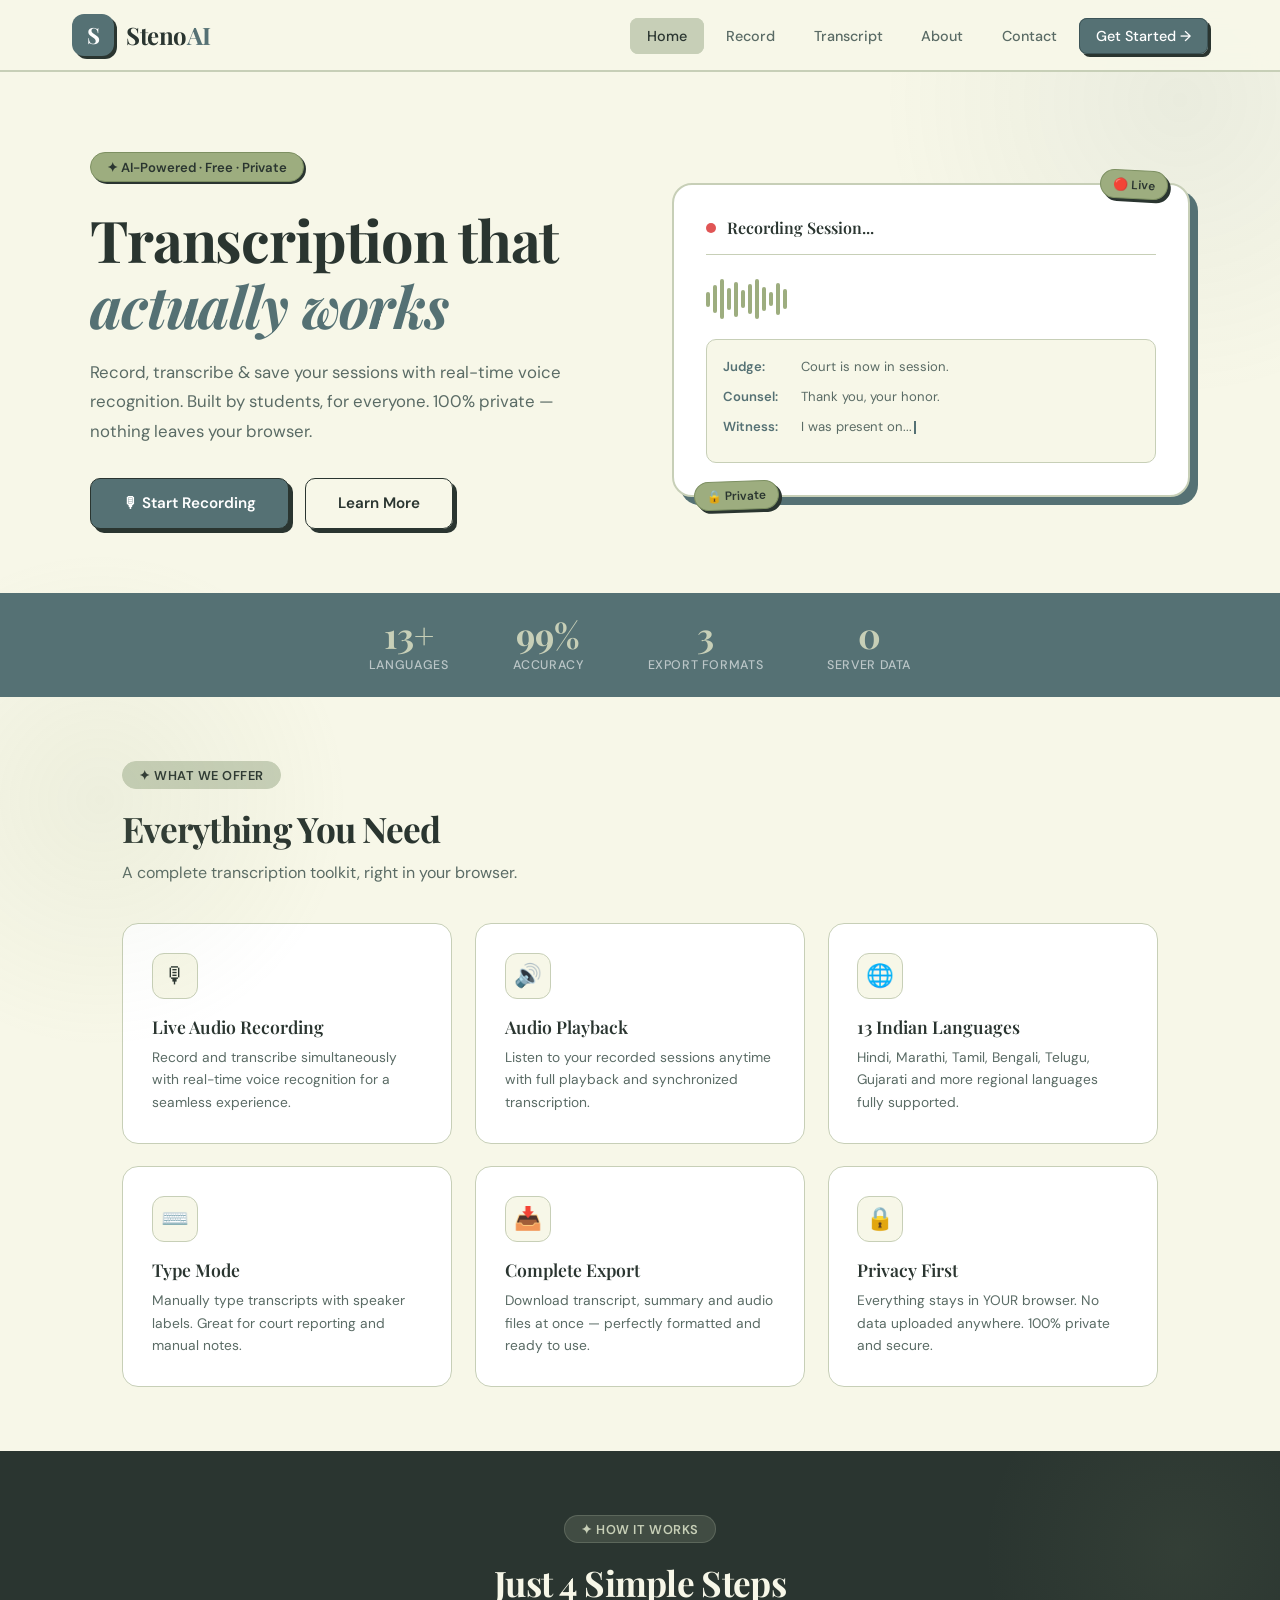
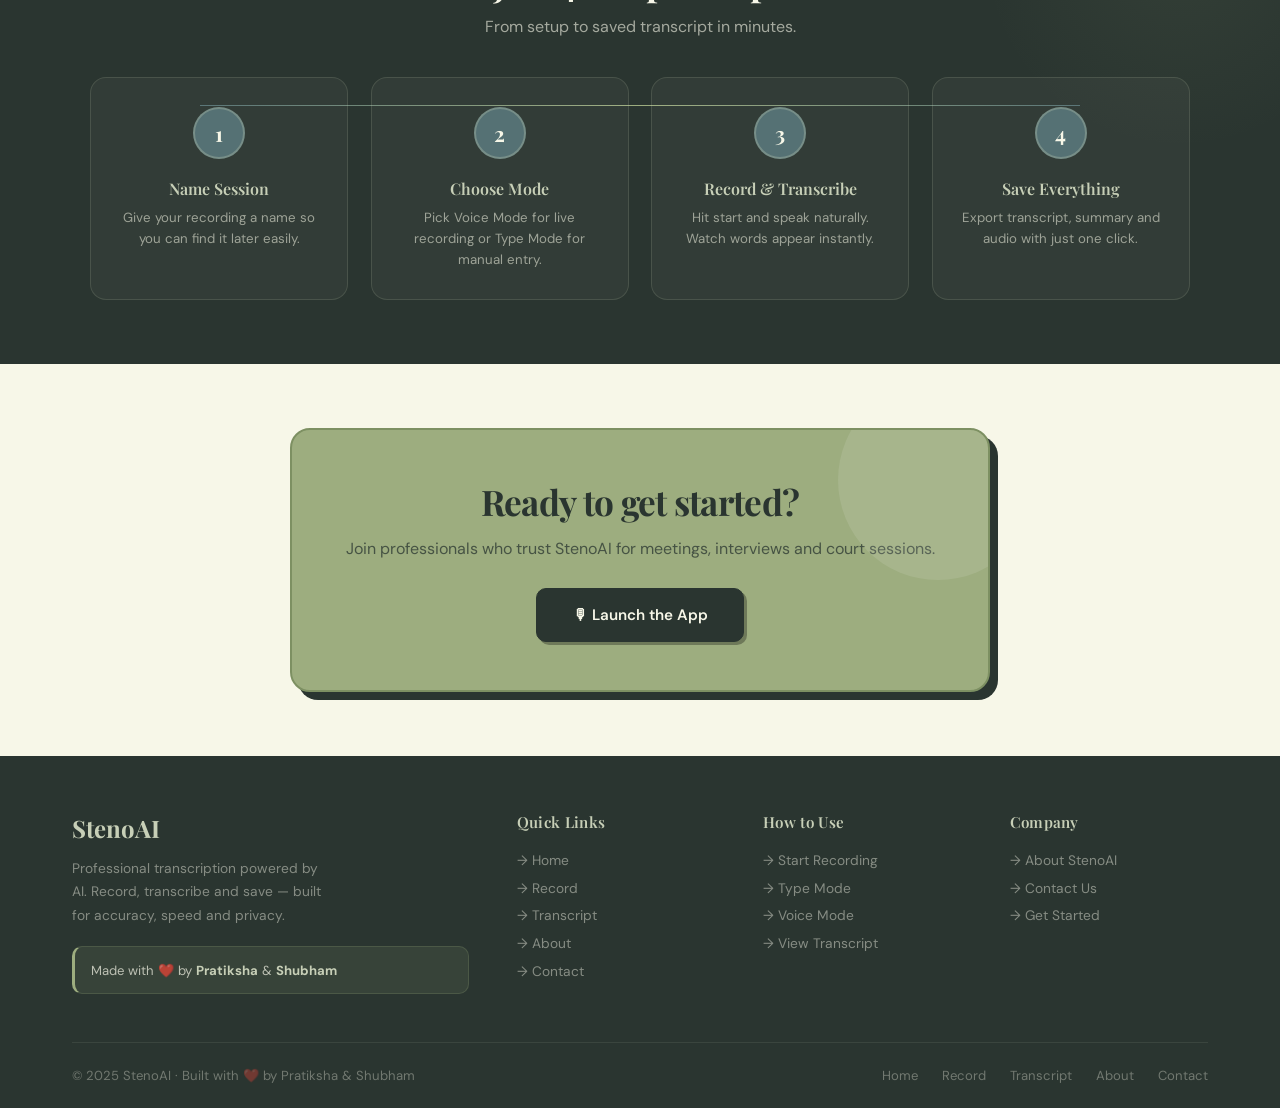
<file: index.html>
<!DOCTYPE html>
<html lang="en">
<head>
    <meta charset="UTF-8">
    <meta name="viewport" content="width=device-width, initial-scale=1.0">
    <title>StenoAI – Smart Transcription</title>
    <link href="https://fonts.googleapis.com/css2?family=Playfair+Display:wght@400;600;700;900&family=DM+Sans:wght@300;400;500;600;700&display=swap" rel="stylesheet">
   <link rel="stylesheet" href="./css/index.css">
</head>
<body>

<header class="header">
    <nav class="nav-container">
        <a href="./index.html" class="logo-section">
            <div class="logo">S</div>
            <div class="brand">Steno<span>AI</span></div>
        </a>
        <ul class="nav-links">
            <li><a href="./index.html" class="active">Home</a></li>
            <li><a href="./pages/record.html">Record</a></li>
            <li><a href="./pages/transcript.html">Transcript</a></li>
            <li><a href="./pages/about.html">About</a></li>
            <li><a href="./pages/contact.html">Contact</a></li>
            <li><a href="./pages/record.html" class="nav-cta">Get Started →</a></li>
        </ul>
        <button class="hamburger" id="hamburgerBtn"><span></span><span></span><span></span></button>
    </nav>
    <div class="mobile-menu" id="mobileMenu">
        <ul>
            <li><a href="./index.html">Home</a></li>
            <li><a href="./pages/record.html">Record</a></li>
            <li><a href="./pages/transcript.html">Transcript</a></li>
            <li><a href="./pages/about.html">About</a></li>
            <li><a href="./pages/contact.html">Contact</a></li>
        </ul>
        <a href="./pages/record.html" class="mobile-nav-cta">Get Started →</a>
    </div>
</header>

<section class="hero">
    <div class="hero-inner">
        <div>
            <div class="hero-badge">✦ AI-Powered · Free · Private</div>
            <h1>Transcription that <em>actually works</em></h1>
            <p>Record, transcribe & save your sessions with real-time voice recognition. Built by students, for everyone. 100% private — nothing leaves your browser.</p>
            <div class="hero-btns">
                <a href="./pages/record.html" class="btn-primary">🎙 Start Recording</a>
                <a href="./pages/about.html" class="btn-outline">Learn More</a>
            </div>
        </div>
        <div class="hero-visual">
            <div class="hero-card">
                <div class="floating-tag tag1">🔴 Live</div>
                <div class="floating-tag tag2">🔒 Private</div>
                <div class="hero-card-header">
                    <div class="rec-dot"></div>
                    <span class="hero-card-title">Recording Session...</span>
                </div>
                <div class="wave-bars">
                    <div class="wave-bar"></div><div class="wave-bar"></div>
                    <div class="wave-bar"></div><div class="wave-bar"></div>
                    <div class="wave-bar"></div><div class="wave-bar"></div>
                    <div class="wave-bar"></div><div class="wave-bar"></div>
                    <div class="wave-bar"></div><div class="wave-bar"></div>
                    <div class="wave-bar"></div><div class="wave-bar"></div>
                </div>
                <div class="transcript-preview">
                    <div class="tp-line"><span class="tp-speaker">Judge:</span><span>Court is now in session.</span></div>
                    <div class="tp-line"><span class="tp-speaker">Counsel:</span><span>Thank you, your honor.</span></div>
                    <div class="tp-line"><span class="tp-speaker">Witness:</span><span>I was present on...<span class="typing-cursor"></span></span></div>
                </div>
            </div>
        </div>
    </div>
</section>

<div class="stats-section">
    <div class="stats-inner">
        <div class="stat-item"><div class="stat-num">13+</div><div class="stat-lbl">Languages</div></div>
        <div class="stat-item"><div class="stat-num">99%</div><div class="stat-lbl">Accuracy</div></div>
        <div class="stat-item"><div class="stat-num">3</div><div class="stat-lbl">Export Formats</div></div>
        <div class="stat-item"><div class="stat-num">0</div><div class="stat-lbl">Server Data</div></div>
    </div>
</div>

<div class="section">
    <div class="section-label">✦ What We Offer</div>
    <h2 class="section-title">Everything You Need</h2>
    <p class="section-sub">A complete transcription toolkit, right in your browser.</p>
    <div class="features-grid">
        <div class="feat-card"><div class="feat-icon">🎙</div><h3>Live Audio Recording</h3><p>Record and transcribe simultaneously with real-time voice recognition for a seamless experience.</p></div>
        <div class="feat-card"><div class="feat-icon">🔊</div><h3>Audio Playback</h3><p>Listen to your recorded sessions anytime with full playback and synchronized transcription.</p></div>
        <div class="feat-card"><div class="feat-icon">🌐</div><h3>13 Indian Languages</h3><p>Hindi, Marathi, Tamil, Bengali, Telugu, Gujarati and more regional languages fully supported.</p></div>
        <div class="feat-card"><div class="feat-icon">⌨️</div><h3>Type Mode</h3><p>Manually type transcripts with speaker labels. Great for court reporting and manual notes.</p></div>
        <div class="feat-card"><div class="feat-icon">📥</div><h3>Complete Export</h3><p>Download transcript, summary and audio files at once — perfectly formatted and ready to use.</p></div>
        <div class="feat-card"><div class="feat-icon">🔒</div><h3>Privacy First</h3><p>Everything stays in YOUR browser. No data uploaded anywhere. 100% private and secure.</p></div>
    </div>
</div>

<div class="how-section">
    <div class="how-inner">
        <div class="section-label">✦ How It Works</div>
        <h2 class="section-title">Just 4 Simple Steps</h2>
        <p class="section-sub">From setup to saved transcript in minutes.</p>
        <div class="steps-grid">
            <div class="step-card"><div class="step-num">1</div><h4>Name Session</h4><p>Give your recording a name so you can find it later easily.</p></div>
            <div class="step-card"><div class="step-num">2</div><h4>Choose Mode</h4><p>Pick Voice Mode for live recording or Type Mode for manual entry.</p></div>
            <div class="step-card"><div class="step-num">3</div><h4>Record & Transcribe</h4><p>Hit start and speak naturally. Watch words appear instantly.</p></div>
            <div class="step-card"><div class="step-num">4</div><h4>Save Everything</h4><p>Export transcript, summary and audio with just one click.</p></div>
        </div>
    </div>
</div>

<div class="cta-section">
    <div class="cta-box">
        <h2>Ready to get started?</h2>
        <p>Join professionals who trust StenoAI for meetings, interviews and court sessions.</p>
        <a href="./pages/record.html">🎙 Launch the App</a>
    </div>
</div>

<footer>
    <div class="footer-container">
        <div class="footer-grid">
            <div class="footer-brand footer-col">
                <span class="brand-name">StenoAI</span>
                <p>Professional transcription powered by AI. Record, transcribe and save — built for accuracy, speed and privacy.</p>
                <div class="maker-note">Made with ❤️ by <strong>Pratiksha</strong> &amp; <strong>Shubham</strong></div>
            </div>
            <div class="footer-col"><h4>Quick Links</h4><ul><li><a href="./pages/index.html">→ Home</a></li><li><a href="./pages/record.html">→ Record</a></li><li><a href="./pages/transcript.html">→ Transcript</a></li><li><a href="./pages/about.html">→ About</a></li><li><a href="./pages/contact.html">→ Contact</a></li></ul></div>
            <div class="footer-col"><h4>How to Use</h4><ul><li><a href="./pages/record.html">→ Start Recording</a></li><li><a href="./pages/record.html">→ Type Mode</a></li><li><a href="./pages/record.html">→ Voice Mode</a></li><li><a href="./pages/transcript.html">→ View Transcript</a></li></ul></div>
            <div class="footer-col"><h4>Company</h4><ul><li><a href="./pages/about.html">→ About StenoAI</a></li><li><a href="./pages/contact.html">→ Contact Us</a></li><li><a href="./pages/record.html">→ Get Started</a></li></ul></div>
        </div>
        <div class="footer-bottom">
            <p>© 2025 StenoAI · Built with ❤️ by Pratiksha &amp; Shubham</p>
            <div class="footer-bottom-links"><a href="./pages/index.html">Home</a><a href="./pages/record.html">Record</a><a href="./pages/transcript.html">Transcript</a><a href="./pages/about.html">About</a><a href="./pages/contact.html">Contact</a></div>
        </div>
    </div>
</footer>

<script>
    const hamburgerBtn=document.getElementById('hamburgerBtn'),mobileMenu=document.getElementById('mobileMenu');
    hamburgerBtn.addEventListener('click',()=>{hamburgerBtn.classList.toggle('open');mobileMenu.classList.toggle('open');});
    document.addEventListener('click',e=>{if(!hamburgerBtn.contains(e.target)&&!mobileMenu.contains(e.target)){hamburgerBtn.classList.remove('open');mobileMenu.classList.remove('open');}});
</script>
</body>
</html>
</file>
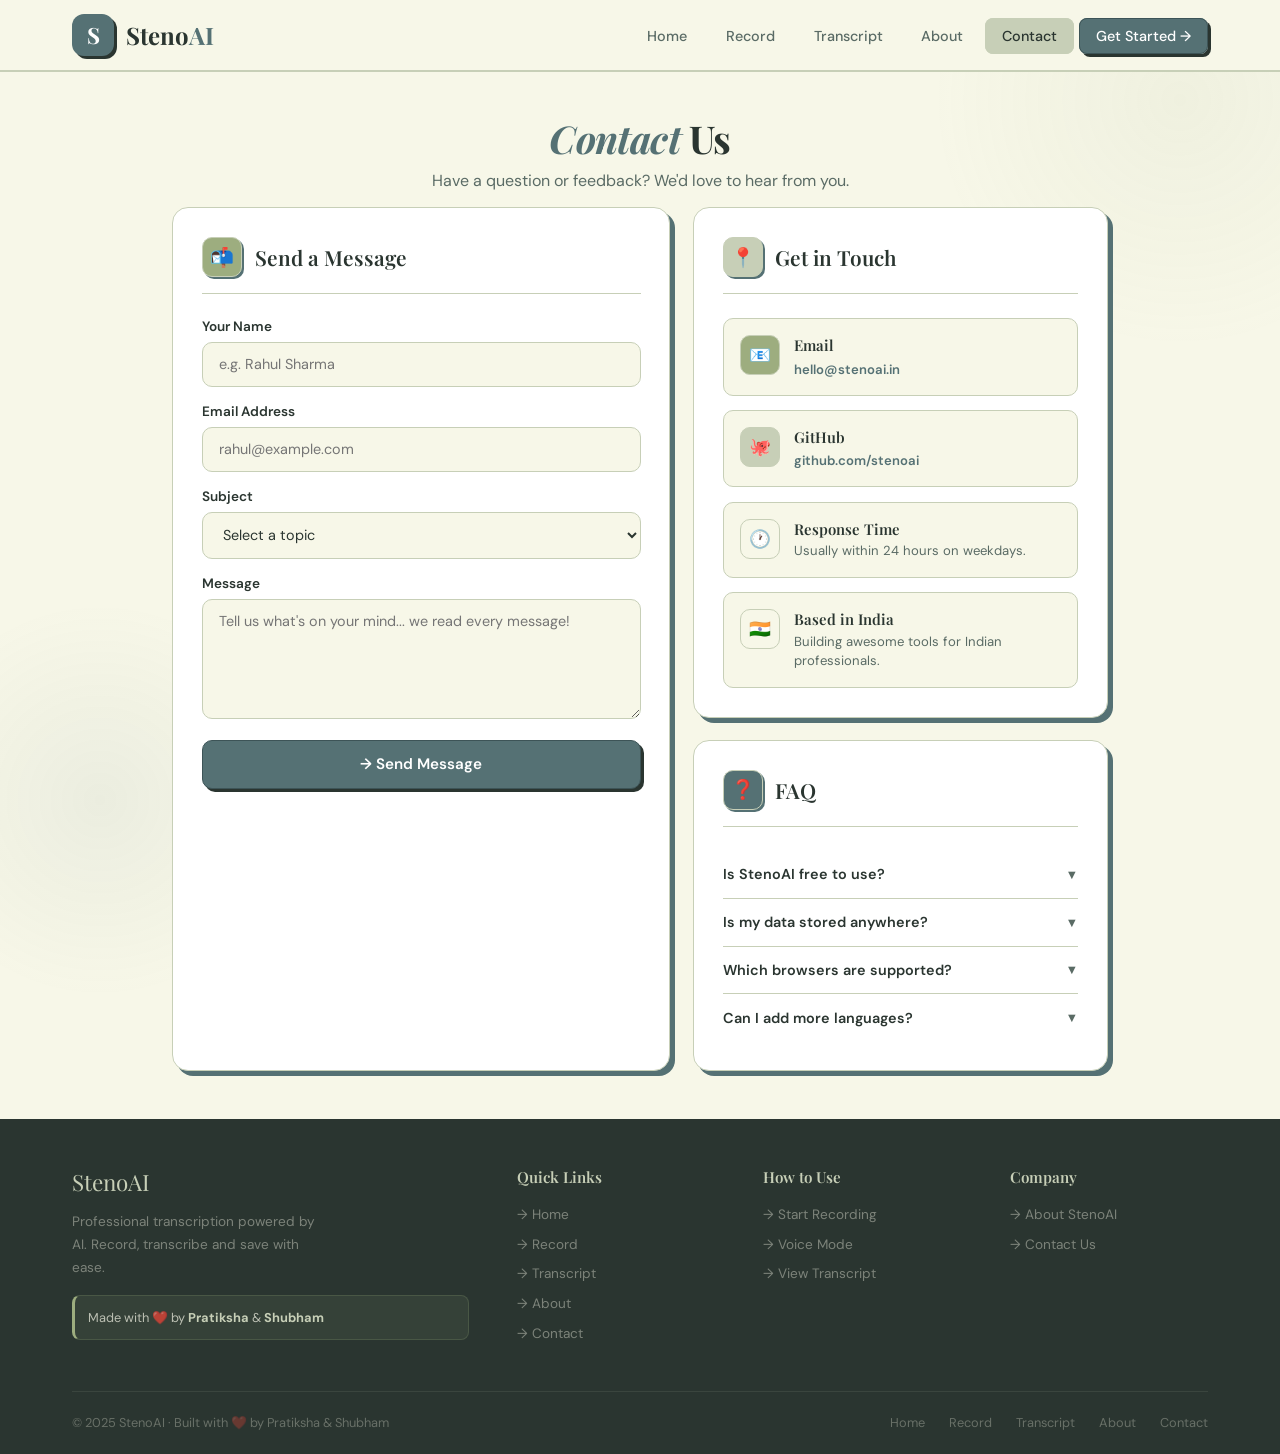
<file: pages/contact.html>
<!DOCTYPE html>
<html lang="en">
<head>
    <meta charset="UTF-8">
    <meta name="viewport" content="width=device-width, initial-scale=1.0">
    <title>Contact – StenoAI</title>
    <link href="https://fonts.googleapis.com/css2?family=Playfair+Display:wght@400;600;700;900&family=DM+Sans:wght@300;400;500;600;700&display=swap" rel="stylesheet">
<link rel="stylesheet" href="./../css/contact.css">
</head>
<body>

<header class="header">
    <nav class="nav-container">
        <a href="./../index.html" class="logo-section">
            <div class="logo">S</div>
            <div class="brand">Steno<span>AI</span></div>
        </a>
        <ul class="nav-links">
            <li><a href="./../index.html">Home</a></li>
            <li><a href="./record.html">Record</a></li>
            <li><a href="./transcript.html">Transcript</a></li>
            <li><a href="./about.html">About</a></li>
            <li><a href="./contact.html" class="active">Contact</a></li>
            <li><a href="./record.html" class="nav-cta">Get Started →</a></li>
        </ul>
        <button class="hamburger" id="hamburgerBtn"><span></span><span></span><span></span></button>
    </nav>
    <div class="mobile-menu" id="mobileMenu">
        <ul>
            <li><a href="./../index.html">Home</a></li>
            <li><a href="./record.html">Record</a></li>
            <li><a href="./transcript.html">Transcript</a></li>
            <li><a href="./about.html">About</a></li>
            <li><a href="./contact.html">Contact</a></li>
        </ul>
        <a href="./record.html" class="mobile-nav-cta">Get Started →</a>
    </div>
</header>

<div class="page-header">
    <h1 class="page-title"><em>Contact</em> Us</h1>
    <p class="page-subtitle">Have a question or feedback? We'd love to hear from you.</p>
</div>

<div class="container">
    <div class="contact-grid">
        <div class="card">
            <div class="card-header">
                <div class="card-icon" style="background:var(--sage)">📬</div>
                <h2 class="card-title">Send a Message</h2>
            </div>
            <div class="form-group"><label>Your Name</label><input type="text" id="fname" placeholder="e.g. Rahul Sharma"></div>
            <div class="form-group"><label>Email Address</label><input type="email" id="femail" placeholder="rahul@example.com"></div>
            <div class="form-group">
                <label>Subject</label>
                <select id="fsubject">
                    <option value="">Select a topic</option>
                    <option>🐛 Bug Report</option>
                    <option>✨ Feature Request</option>
                    <option>❓ General Question</option>
                    <option>🤝 Partnership / Collaboration</option>
                    <option>📝 Other</option>
                </select>
            </div>
            <div class="form-group"><label>Message</label><textarea id="fmessage" placeholder="Tell us what's on your mind... we read every message!"></textarea></div>
            <button class="btn btn-primary" onclick="submitForm()">→ Send Message</button>
            <div class="success-msg" id="successMsg">✅ Message sent! We'll reply within 24 hours.</div>
        </div>

        <div style="display:flex;flex-direction:column;gap:1.4rem">
            <div class="card">
                <div class="card-header">
                    <div class="card-icon" style="background:var(--mist)">📍</div>
                    <h2 class="card-title">Get in Touch</h2>
                </div>
                <div class="contact-info">
                    <div class="info-item"><div class="info-icon" style="background:var(--sage)">📧</div><div><h4>Email</h4><a href="mailto:hello@stenoai.in">hello@stenoai.in</a></div></div>
                    <div class="info-item"><div class="info-icon" style="background:var(--mist)">🐙</div><div><h4>GitHub</h4><a href="#">github.com/stenoai</a></div></div>
                    <div class="info-item"><div class="info-icon" style="background:var(--cream)">🕐</div><div><h4>Response Time</h4><p>Usually within 24 hours on weekdays.</p></div></div>
                    <div class="info-item"><div class="info-icon" style="background:var(--cream)">🇮🇳</div><div><h4>Based in India</h4><p>Building awesome tools for Indian professionals.</p></div></div>
                </div>
            </div>

            <div class="card">
                <div class="card-header">
                    <div class="card-icon" style="background:var(--deep)">❓</div>
                    <h2 class="card-title">FAQ</h2>
                </div>
                <div class="faq-list">
                    <div class="faq-item"><div class="faq-q" onclick="toggleFaq(this)">Is StenoAI free to use? <span class="faq-arrow">▼</span></div><div class="faq-a">Yes! StenoAI is completely free. No sign-up or payment required.</div></div>
                    <div class="faq-item"><div class="faq-q" onclick="toggleFaq(this)">Is my data stored anywhere? <span class="faq-arrow">▼</span></div><div class="faq-a">No! Everything runs in your browser. No audio or text is ever uploaded to any server.</div></div>
                    <div class="faq-item"><div class="faq-q" onclick="toggleFaq(this)">Which browsers are supported? <span class="faq-arrow">▼</span></div><div class="faq-a">Voice mode works best on Chrome or Edge. Text mode works on most modern browsers.</div></div>
                    <div class="faq-item"><div class="faq-q" onclick="toggleFaq(this)">Can I add more languages? <span class="faq-arrow">▼</span></div><div class="faq-a">Contact us with your language request! We plan to support more languages based on user demand.</div></div>
                </div>
            </div>
        </div>
    </div>
</div>

<footer>
    <div class="footer-container">
        <div class="footer-grid">
            <div class="footer-brand footer-col">
                <span class="brand-name">StenoAI</span>
                <p>Professional transcription powered by AI. Record, transcribe and save with ease.</p>
                <div class="maker-note">Made with ❤️ by <strong>Pratiksha</strong> &amp; <strong>Shubham</strong></div>
            </div>
            <div class="footer-col"><h4>Quick Links</h4><ul><li><a href="./index.html">→ Home</a></li><li><a href="./record.html">→ Record</a></li><li><a href="./transcript.html">→ Transcript</a></li><li><a href="./about.html">→ About</a></li><li><a href="./contact.html">→ Contact</a></li></ul></div>
            <div class="footer-col"><h4>How to Use</h4><ul><li><a href="./record.html">→ Start Recording</a></li><li><a href="./record.html">→ Voice Mode</a></li><li><a href="./transcript.html">→ View Transcript</a></li></ul></div>
            <div class="footer-col"><h4>Company</h4><ul><li><a href="./about.html">→ About StenoAI</a></li><li><a href="./contact.html">→ Contact Us</a></li></ul></div>
        </div>
        <div class="footer-bottom">
            <p>© 2025 StenoAI · Built with ❤️ by Pratiksha &amp; Shubham</p>
            <div class="footer-bottom-links"><a href="./index.html">Home</a><a href="./record.html">Record</a><a href="./transcript.html">Transcript</a><a href="./about.html">About</a><a href="./contact.html">Contact</a></div>
        </div>
    </div>
</footer>

<script>
    function submitForm(){const name=document.getElementById('fname').value.trim();const email=document.getElementById('femail').value.trim();const msg=document.getElementById('fmessage').value.trim();if(!name||!email||!msg){alert('Please fill in your name, email and message!');return;}const s=document.getElementById('successMsg');s.style.display='block';document.getElementById('fname').value='';document.getElementById('femail').value='';document.getElementById('fsubject').value='';document.getElementById('fmessage').value='';setTimeout(()=>s.style.display='none',5000);}
    function toggleFaq(el){const ans=el.nextElementSibling;const arrow=el.querySelector('.faq-arrow');const isOpen=ans.classList.contains('open');document.querySelectorAll('.faq-a').forEach(a=>a.classList.remove('open'));document.querySelectorAll('.faq-arrow').forEach(s=>s.classList.remove('open'));if(!isOpen){ans.classList.add('open');arrow.classList.add('open');}}
    const hb=document.getElementById('hamburgerBtn'),mm=document.getElementById('mobileMenu');
    hb.addEventListener('click',()=>{hb.classList.toggle('open');mm.classList.toggle('open');});
    document.addEventListener('click',e=>{if(!hb.contains(e.target)&&!mm.contains(e.target)){hb.classList.remove('open');mm.classList.remove('open');}});
</script>
</body>
</html>
</file>
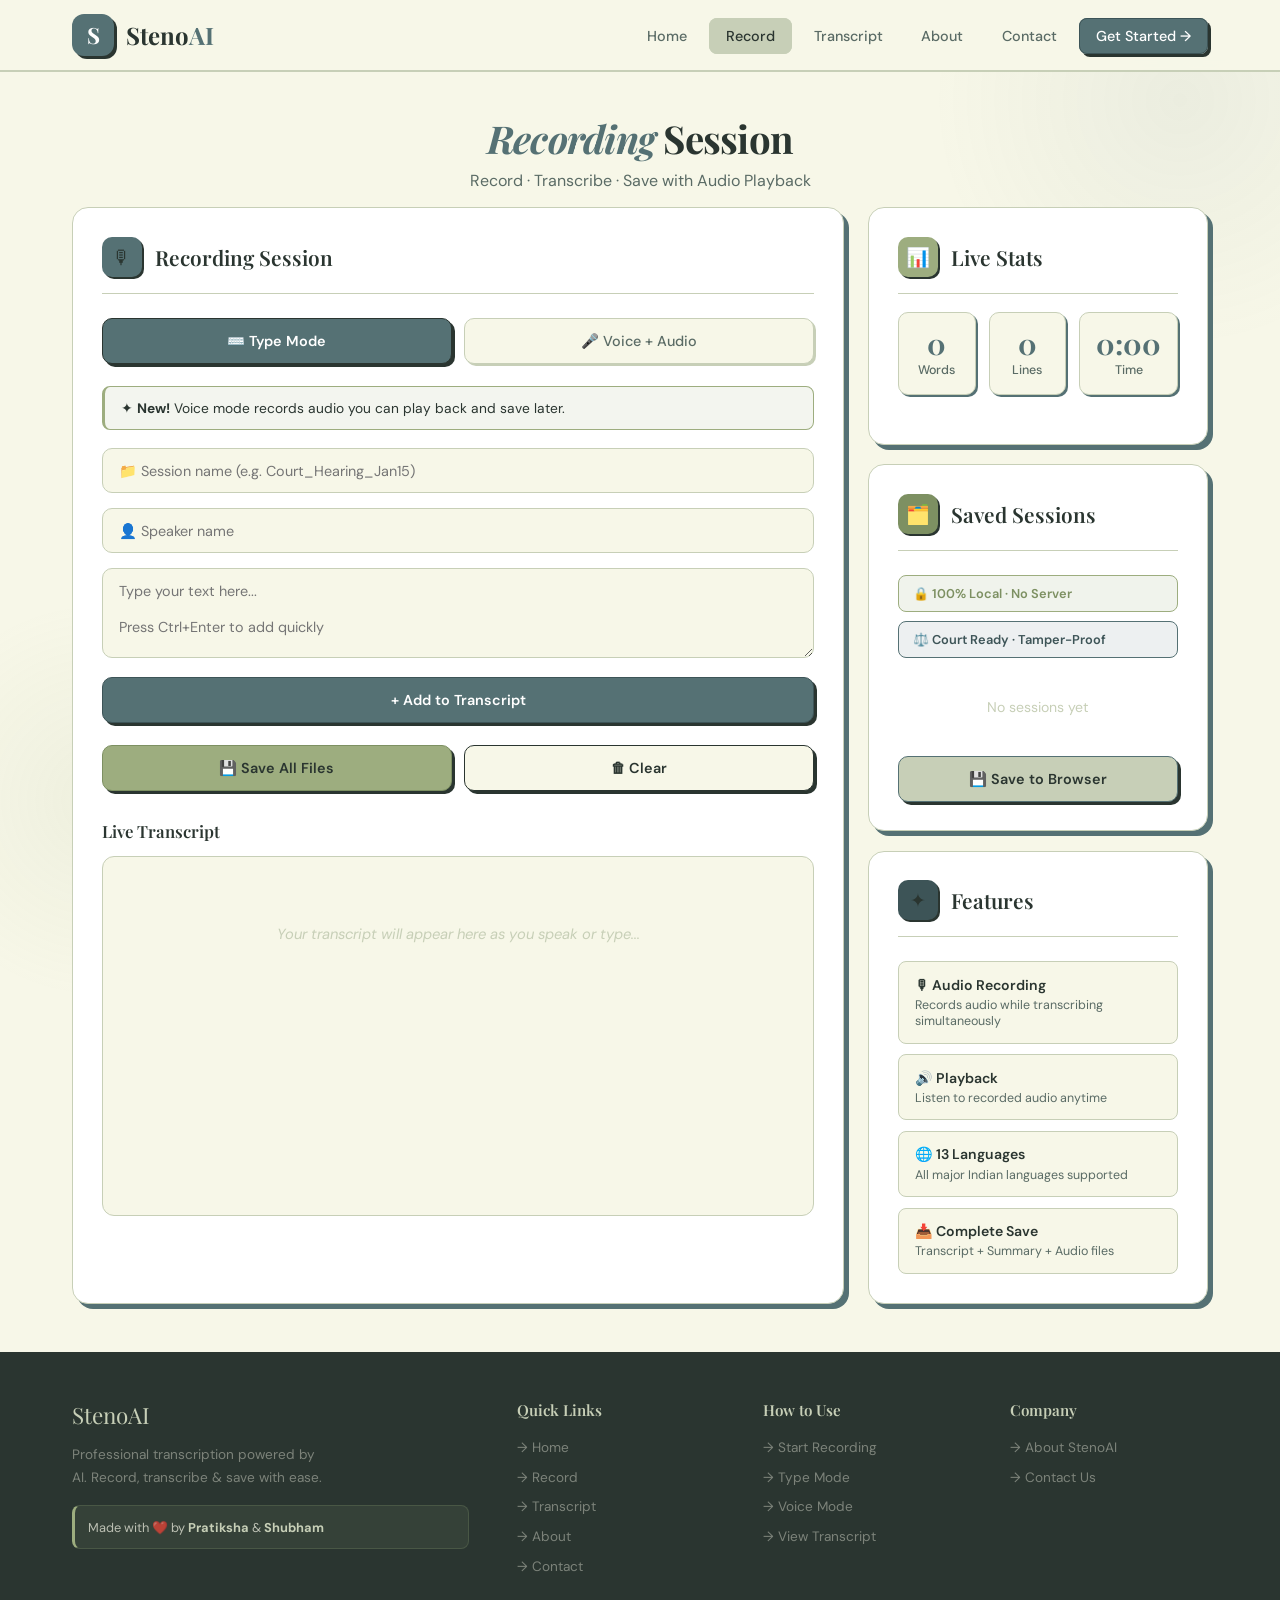
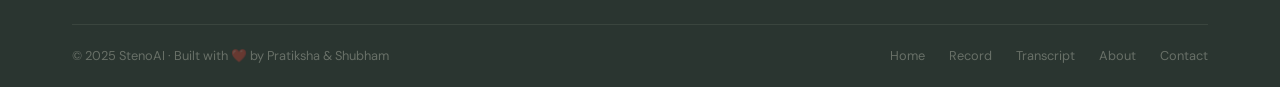
<file: pages/record.html>
<!DOCTYPE html>
<html lang="en">
<head>
    <meta charset="UTF-8">
    <meta name="viewport" content="width=device-width, initial-scale=1.0">
    <title>Record Session – StenoAI</title>
    <link href="https://fonts.googleapis.com/css2?family=Playfair+Display:wght@400;600;700;900&family=DM+Sans:wght@300;400;500;600;700&display=swap" rel="stylesheet">
    <link rel="stylesheet" href="./../css/record.css">
</head>
<body>

<header class="header">
    <nav class="nav-container">
        <a href="./../index.html" class="logo-section">
            <div class="logo">S</div>
            <div class="brand">Steno<span>AI</span></div>
        </a>
        <ul class="nav-links">
            <li><a href="./../index.html">Home</a></li>
            <li><a href="./record.html" class="active">Record</a></li>
            <li><a href="./transcript.html">Transcript</a></li>
            <li><a href="./about.html">About</a></li>
            <li><a href="./contact.html">Contact</a></li>
            <li><a href="./record.html" class="nav-cta">Get Started →</a></li>
        </ul>
        <button class="hamburger" id="hamburgerBtn"><span></span><span></span><span></span></button>
    </nav>
    <div class="mobile-menu" id="mobileMenu">
        <ul>
            <li><a href="./../index.html">Home</a></li>
            <li><a href="./record.html">Record</a></li>
            <li><a href="./transcript.html">Transcript</a></li>
            <li><a href="./about.html">About</a></li>
            <li><a href="./contact.html">Contact</a></li>
        </ul>
        <a href="./record.html" class="mobile-nav-cta">Get Started →</a>
    </div>
</header>

<div class="page-header">
    <h1 class="page-title"><em>Recording</em> Session</h1>
    <p class="page-subtitle">Record · Transcribe · Save with Audio Playback</p>
</div>

<div class="container">
    <div class="main-grid">
        <div class="card">
            <div class="card-header">
                <div class="card-icon">🎙</div>
                <h2 class="card-title">Recording Session</h2>
            </div>
            <div class="mode-toggle">
                <button class="mode-btn active" id="textModeBtn">⌨️ Type Mode</button>
                <button class="mode-btn" id="voiceModeBtn">🎤 Voice + Audio</button>
            </div>
            <div class="info-box">✦ <strong>New!</strong> Voice mode records audio you can play back and save later.</div>
            <input type="text" id="sessionName" placeholder="📁 Session name (e.g. Court_Hearing_Jan15)">

            <div class="input-section active" id="textSection">
                <input type="text" id="textSpeaker" placeholder="👤 Speaker name">
                <textarea id="textInput" placeholder="Type your text here...&#10;&#10;Press Ctrl+Enter to add quickly"></textarea>
                <button class="btn btn-primary" id="addTextBtn" style="width:100%">+ Add to Transcript</button>
            </div>

            <div class="input-section" id="voiceSection">
                <select id="languageSelect">
                    <option value="en-IN">🇮🇳 English (India)</option>
                    <option value="en-US">🇺🇸 English (US)</option>
                    <option value="hi-IN">🇮🇳 हिंदी (Hindi)</option>
                    <option value="mr-IN">🇮🇳 मराठी (Marathi)</option>
                    <option value="bn-IN">🇮🇳 বাংলা (Bengali)</option>
                    <option value="ta-IN">🇮🇳 தமிழ் (Tamil)</option>
                    <option value="te-IN">🇮🇳 తెలుగు (Telugu)</option>
                    <option value="gu-IN">🇮🇳 ગુજરાતી (Gujarati)</option>
                    <option value="kn-IN">🇮🇳 ಕನ್ನಡ (Kannada)</option>
                    <option value="ml-IN">🇮🇳 മലയാളം (Malayalam)</option>
                    <option value="pa-IN">🇮🇳 ਪੰਜਾਬੀ (Punjabi)</option>
                    <option value="or-IN">🇮🇳 ଓଡ଼ିଆ (Odia)</option>
                    <option value="as-IN">🇮🇳 অসমীয়া (Assamese)</option>
                </select>
                <input type="text" id="voiceSpeaker" placeholder="👤 Speaker name (optional)">
                <div class="recording-indicator" id="recordingIndicator">
                    <div class="recording-dot"></div>
                    <span style="font-weight:600;color:#a03e3e">Recording:</span>
                    <span class="recording-time" id="recordingTime">0:00</span>
                </div>
                <div class="controls-grid">
                    <button class="btn btn-primary" id="startVoiceBtn">🎙 Start Recording</button>
                    <button class="btn btn-danger" id="stopVoiceBtn" disabled>⏹ Stop</button>
                </div>
                <div class="status-badge ready" id="voiceStatus">Ready to record</div>
                <div class="audio-player" id="audioPlayer">
                    <h4>🔊 Recorded Audio</h4>
                    <audio controls id="audioPlayback"></audio>
                    <button class="btn btn-mist" id="saveAudioBtn" style="width:100%;margin-top:0.8rem">💾 Save Audio File</button>
                </div>
            </div>

            <div class="controls-grid" style="margin-top:1.4rem">
                <button class="btn btn-success" id="saveBtn">💾 Save All Files</button>
                <button class="btn btn-outline" id="clearBtn">🗑 Clear</button>
            </div>

            <div style="margin-top:1.8rem">
                <h3 style="font-family:'Playfair Display',serif;font-size:1.05rem;margin-bottom:0.9rem;color:var(--dark);font-weight:600">Live Transcript</h3>
                <div class="transcript-box" id="transcriptBox">
                    <div class="empty-message">Your transcript will appear here as you speak or type...</div>
                </div>
            </div>
        </div>

        <div>
            <div class="card">
                <div class="card-header" style="margin-bottom:1.1rem">
                    <div class="card-icon" style="background:var(--sage)">📊</div>
                    <h2 class="card-title">Live Stats</h2>
                </div>
                <div class="stats-grid">
                    <div class="stat-card"><div class="stat-value" id="wordCount">0</div><div class="stat-label">Words</div></div>
                    <div class="stat-card"><div class="stat-value" id="lineCount">0</div><div class="stat-label">Lines</div></div>
                    <div class="stat-card"><div class="stat-value" id="duration">0:00</div><div class="stat-label">Time</div></div>
                </div>
            </div>

            <div class="card" style="margin-top:1.2rem">
                <div class="card-header">
                    <div class="card-icon" style="background:var(--sage-d)">🗂️</div>
                    <h2 class="card-title">Saved Sessions</h2>
                </div>
                <div class="badge-strip">
                    <div class="badge badge-green">🔒 100% Local · No Server</div>
                    <div class="badge badge-blue">⚖️ Court Ready · Tamper-Proof</div>
                </div>
                <div id="sessionList" class="session-list">
                    <div class="empty-sessions">No sessions yet</div>
                </div>
                <button class="btn btn-mist" onclick="saveToLocal()" style="width:100%;margin-top:1rem">💾 Save to Browser</button>
            </div>

            <div class="card" style="margin-top:1.2rem">
                <div class="card-header">
                    <div class="card-icon" style="background:var(--deep-d)">✦</div>
                    <h2 class="card-title">Features</h2>
                </div>
                <div class="feat-chips">
                    <div class="feat-chip"><strong>🎙 Audio Recording</strong><p>Records audio while transcribing simultaneously</p></div>
                    <div class="feat-chip"><strong>🔊 Playback</strong><p>Listen to recorded audio anytime</p></div>
                    <div class="feat-chip"><strong>🌐 13 Languages</strong><p>All major Indian languages supported</p></div>
                    <div class="feat-chip"><strong>📥 Complete Save</strong><p>Transcript + Summary + Audio files</p></div>
                </div>
            </div>
        </div>
    </div>
</div>

<footer>
    <div class="footer-container">
        <div class="footer-grid">
            <div class="footer-brand footer-col">
                <span class="brand-name">StenoAI</span>
                <p>Professional transcription powered by AI. Record, transcribe & save with ease.</p>
                <div class="maker-note">Made with ❤️ by <strong>Pratiksha</strong> &amp; <strong>Shubham</strong></div>
            </div>
            <div class="footer-col"><h4>Quick Links</h4><ul><li><a href="./index.html">→ Home</a></li><li><a href="./record.html">→ Record</a></li><li><a href="./transcript.html">→ Transcript</a></li><li><a href="./about.html">→ About</a></li><li><a href="./contact.html">→ Contact</a></li></ul></div>
            <div class="footer-col"><h4>How to Use</h4><ul><li><a href="./record.html">→ Start Recording</a></li><li><a href="./record.html">→ Type Mode</a></li><li><a href="./record.html">→ Voice Mode</a></li><li><a href="./transcript.html">→ View Transcript</a></li></ul></div>
            <div class="footer-col"><h4>Company</h4><ul><li><a href="./about.html">→ About StenoAI</a></li><li><a href="./contact.html">→ Contact Us</a></li></ul></div>
        </div>
        <div class="footer-bottom">
            <p>© 2025 StenoAI · Built with ❤️ by Pratiksha &amp; Shubham</p>
            <div class="footer-bottom-links"><a href="./index.html">Home</a><a href="./record.html">Record</a><a href="./transcript.html">Transcript</a><a href="./about.html">About</a><a href="./contact.html">Contact</a></div>
        </div>
    </div>
</footer>

<script>
const DB_NAME='StenoAI_DB',DB_VERSION=1,STORE='sessions';
let db=null;
function openDB(){return new Promise((resolve,reject)=>{const req=indexedDB.open(DB_NAME,DB_VERSION);req.onupgradeneeded=e=>{const d=e.target.result;if(!d.objectStoreNames.contains(STORE)){const store=d.createObjectStore(STORE,{keyPath:'id'});store.createIndex('createdAt','createdAt',{unique:false});}};req.onsuccess=e=>{db=e.target.result;resolve(db);};req.onerror=()=>reject(req.error);});}
function dbPut(data){return new Promise((resolve,reject)=>{const tx=db.transaction(STORE,'readwrite');tx.objectStore(STORE).put(data);tx.oncomplete=resolve;tx.onerror=()=>reject(tx.error);});}
function dbGetAll(){return new Promise((resolve,reject)=>{const tx=db.transaction(STORE,'readonly');const req=tx.objectStore(STORE).getAll();req.onsuccess=()=>resolve(req.result||[]);req.onerror=()=>reject(req.error);});}
function dbDelete(id){return new Promise((resolve,reject)=>{const tx=db.transaction(STORE,'readwrite');tx.objectStore(STORE).delete(id);tx.oncomplete=resolve;tx.onerror=()=>reject(tx.error);});}
async function loadSessionList(){const sessions=await dbGetAll();const list=document.getElementById('sessionList');if(!sessions.length){list.innerHTML='<div class="empty-sessions">No sessions yet</div>';return;}sessions.sort((a,b)=>b.createdAt-a.createdAt);list.innerHTML=sessions.map(s=>`<div class="session-item"><div class="session-item-info"><div class="session-item-name">📄 ${s.name}</div><div class="session-item-meta">${new Date(s.createdAt).toLocaleString()} · ${s.wordCount} words</div></div><div class="session-item-btns"><button class="btn-xs btn-xs-primary" onclick="downloadSession('${s.id}')">⬇</button><button class="btn-xs btn-xs-danger" onclick="deleteSession('${s.id}')">✕</button></div></div>`).join('');}
async function downloadSession(id){const sessions=await dbGetAll();const s=sessions.find(x=>x.id===id);if(!s)return;let full='══════════════════════════════════════\n         STENOAI TRANSCRIPT            \n══════════════════════════════════════\n\n';full+='Session: '+s.name+'\nDate: '+new Date(s.createdAt).toLocaleString()+'\nWords: '+s.wordCount+' | Lines: '+s.lineCount+'\n\n──────────────────────────────────────\n\n';s.entries.forEach(e=>{full+='['+e.time+'] '+e.speaker+':\n'+e.text+'\n\n';});full+='══════════════════════════════════════\n⚖️ COURT CERTIFICATE\nGenerated by StenoAI\n';download(full,'stenoai_'+s.name.replace(/\s+/g,'_')+'.txt');}
async function deleteSession(id){if(!confirm('Delete this session?'))return;await dbDelete(id);loadSessionList();}
async function saveToLocal(){if(transcript.length===0){alert('Create a transcript first!');return;}const name=sessionName.value.trim()||'Session_'+Date.now();const id='session_'+Date.now();const data={id,name,createdAt:Date.now(),wordCount,lineCount,entries:transcript,audioBase64:audioBlob?await blobToBase64(audioBlob):null};await dbPut(data);alert('✅ Session saved to browser!\n🔒 Only on your device');loadSessionList();}
function blobToBase64(blob){return new Promise(res=>{const r=new FileReader();r.onloadend=()=>res(r.result);r.readAsDataURL(blob);});}
const textModeBtn=document.getElementById('textModeBtn'),voiceModeBtn=document.getElementById('voiceModeBtn'),textSection=document.getElementById('textSection'),voiceSection=document.getElementById('voiceSection');
textModeBtn.onclick=()=>{textModeBtn.classList.add('active');voiceModeBtn.classList.remove('active');textSection.classList.add('active');voiceSection.classList.remove('active');};
voiceModeBtn.onclick=()=>{voiceModeBtn.classList.add('active');textModeBtn.classList.remove('active');voiceSection.classList.add('active');textSection.classList.remove('active');};
let transcript=[],wordCount=0,lineCount=0,startTime=null,timerInterval=null,sessionStart=null,mediaRecorder=null,audioChunks=[],audioBlob=null,recordingTimerInterval=null;
const transcriptBox=document.getElementById('transcriptBox'),sessionName=document.getElementById('sessionName'),saveBtn=document.getElementById('saveBtn'),clearBtn=document.getElementById('clearBtn'),audioPlayer=document.getElementById('audioPlayer'),audioPlayback=document.getElementById('audioPlayback'),saveAudioBtn=document.getElementById('saveAudioBtn'),recordingIndicator=document.getElementById('recordingIndicator'),recordingTime=document.getElementById('recordingTime');
const textInput=document.getElementById('textInput'),textSpeaker=document.getElementById('textSpeaker'),addTextBtn=document.getElementById('addTextBtn');
addTextBtn.onclick=()=>{const t=textInput.value.trim();if(!t){alert('Please enter text!');return;}addEntry(textSpeaker.value.trim()||'Speaker',t);textInput.value='';textInput.focus();};
textInput.onkeydown=(e)=>{if(e.ctrlKey&&e.key==='Enter'){e.preventDefault();addTextBtn.click();}};
const SR=window.SpeechRecognition||window.webkitSpeechRecognition;let recognition=SR?new SR():null,isRecording=false;
const startVoiceBtn=document.getElementById('startVoiceBtn'),stopVoiceBtn=document.getElementById('stopVoiceBtn'),voiceStatus=document.getElementById('voiceStatus'),languageSelect=document.getElementById('languageSelect'),voiceSpeaker=document.getElementById('voiceSpeaker');
startVoiceBtn.onclick=async()=>{try{const stream=await navigator.mediaDevices.getUserMedia({audio:true});mediaRecorder=new MediaRecorder(stream);audioChunks=[];mediaRecorder.ondataavailable=e=>audioChunks.push(e.data);mediaRecorder.onstop=()=>{audioBlob=new Blob(audioChunks,{type:'audio/webm'});audioPlayback.src=URL.createObjectURL(audioBlob);audioPlayer.classList.add('active');};mediaRecorder.start();const rs=Date.now();recordingTimerInterval=setInterval(()=>{const el=Math.floor((Date.now()-rs)/1000);recordingTime.textContent=`${Math.floor(el/60)}:${(el%60).toString().padStart(2,'0')}`;},1000);recordingIndicator.classList.add('active');if(!recognition){alert('Speech recognition not supported. Try Chrome.');return;}recognition.lang=languageSelect.value;recognition.continuous=true;recognition.interimResults=false;recognition.onresult=e=>{const t=Array.from(e.results).slice(e.resultIndex).map(r=>r[0].transcript).join(' ').trim();if(t)addEntry(voiceSpeaker.value.trim()||'Speaker',t);};recognition.onerror=e=>{voiceStatus.textContent='Error: '+e.error;voiceStatus.className='status-badge recording';};recognition.start();isRecording=true;startVoiceBtn.disabled=true;stopVoiceBtn.disabled=false;voiceStatus.textContent='Recording...';voiceStatus.className='status-badge recording';}catch(err){alert('Microphone access denied.');}};
stopVoiceBtn.onclick=()=>{if(recognition)recognition.stop();if(mediaRecorder&&mediaRecorder.state!=='inactive')mediaRecorder.stop();if(recordingTimerInterval)clearInterval(recordingTimerInterval);recordingIndicator.classList.remove('active');isRecording=false;startVoiceBtn.disabled=false;stopVoiceBtn.disabled=true;voiceStatus.textContent='Stopped';voiceStatus.className='status-badge ready';};
saveAudioBtn.onclick=()=>{if(!audioBlob)return;const s=sessionName.value.trim()||'session_'+Date.now();const u=URL.createObjectURL(audioBlob);const a=document.createElement('a');a.href=u;a.download='record_'+s+'_audio.webm';a.click();URL.revokeObjectURL(u);};
function addEntry(speaker,text){if(!sessionStart){sessionStart=new Date();startTimer();}const now=new Date(),time=now.toLocaleTimeString();transcript.push({time,speaker,text});wordCount+=text.split(/\s+/).filter(Boolean).length;lineCount++;updateStats();const empty=transcriptBox.querySelector('.empty-message');if(empty)empty.remove();const div=document.createElement('div');div.className='transcript-entry';div.innerHTML='<div class="transcript-time">'+time+'</div><span class="transcript-speaker">'+speaker+':</span> '+text;transcriptBox.appendChild(div);transcriptBox.scrollTop=transcriptBox.scrollHeight;}
function updateStats(){document.getElementById('wordCount').textContent=wordCount;document.getElementById('lineCount').textContent=lineCount;}
function startTimer(){startTime=Date.now();timerInterval=setInterval(()=>{const el=Math.floor((Date.now()-startTime)/1000);document.getElementById('duration').textContent=Math.floor(el/60)+':'+(el%60).toString().padStart(2,'0');},1000);}
clearBtn.onclick=()=>{if(transcript.length>0&&!confirm('Clear all data?'))return;transcript=[];transcriptBox.innerHTML='<div class="empty-message">Your transcript will appear here as you speak or type...</div>';wordCount=0;lineCount=0;audioBlob=null;audioPlayer.classList.remove('active');updateStats();if(timerInterval){clearInterval(timerInterval);startTime=null;sessionStart=null;}document.getElementById('duration').textContent='0:00';};
saveBtn.onclick=async()=>{if(transcript.length===0){alert('No transcript to save!');return;}const session=sessionName.value.trim()||'session_'+Date.now();let full='══════════════════════════════════════\n         STENOAI TRANSCRIPT            \n══════════════════════════════════════\n\nSession: '+session+'\nDate: '+sessionStart.toLocaleString()+'\nWords: '+wordCount+' | Lines: '+lineCount+'\n\n──────────────────────────────────────\n\n';transcript.forEach(e=>{full+='['+e.time+'] '+e.speaker+':\n'+e.text+'\n\n';});full+='══════════════════════════════════════\n⚖️ COURT CERTIFICATE\nGenerated by StenoAI\n';download(full,'record_'+session+'.txt');if(audioBlob){setTimeout(()=>{const u=URL.createObjectURL(audioBlob);const a=document.createElement('a');a.href=u;a.download='record_'+session+'_audio.webm';a.click();URL.revokeObjectURL(u);},500);}await saveToLocal();alert('✅ Files downloaded!\n💾 Saved to browser storage!');};
function download(content,filename){const blob=new Blob([content],{type:'text/plain'});const url=URL.createObjectURL(blob);const a=document.createElement('a');a.href=url;a.download=filename;a.click();URL.revokeObjectURL(url);}
const hamburgerBtn=document.getElementById('hamburgerBtn'),mobileMenu=document.getElementById('mobileMenu');
hamburgerBtn.addEventListener('click',()=>{hamburgerBtn.classList.toggle('open');mobileMenu.classList.toggle('open');});
document.addEventListener('click',e=>{if(!hamburgerBtn.contains(e.target)&&!mobileMenu.contains(e.target)){hamburgerBtn.classList.remove('open');mobileMenu.classList.remove('open');}});
openDB().then(()=>loadSessionList()).catch(err=>console.warn('IndexedDB:',err));
</script>
</body>
</html>
</file>
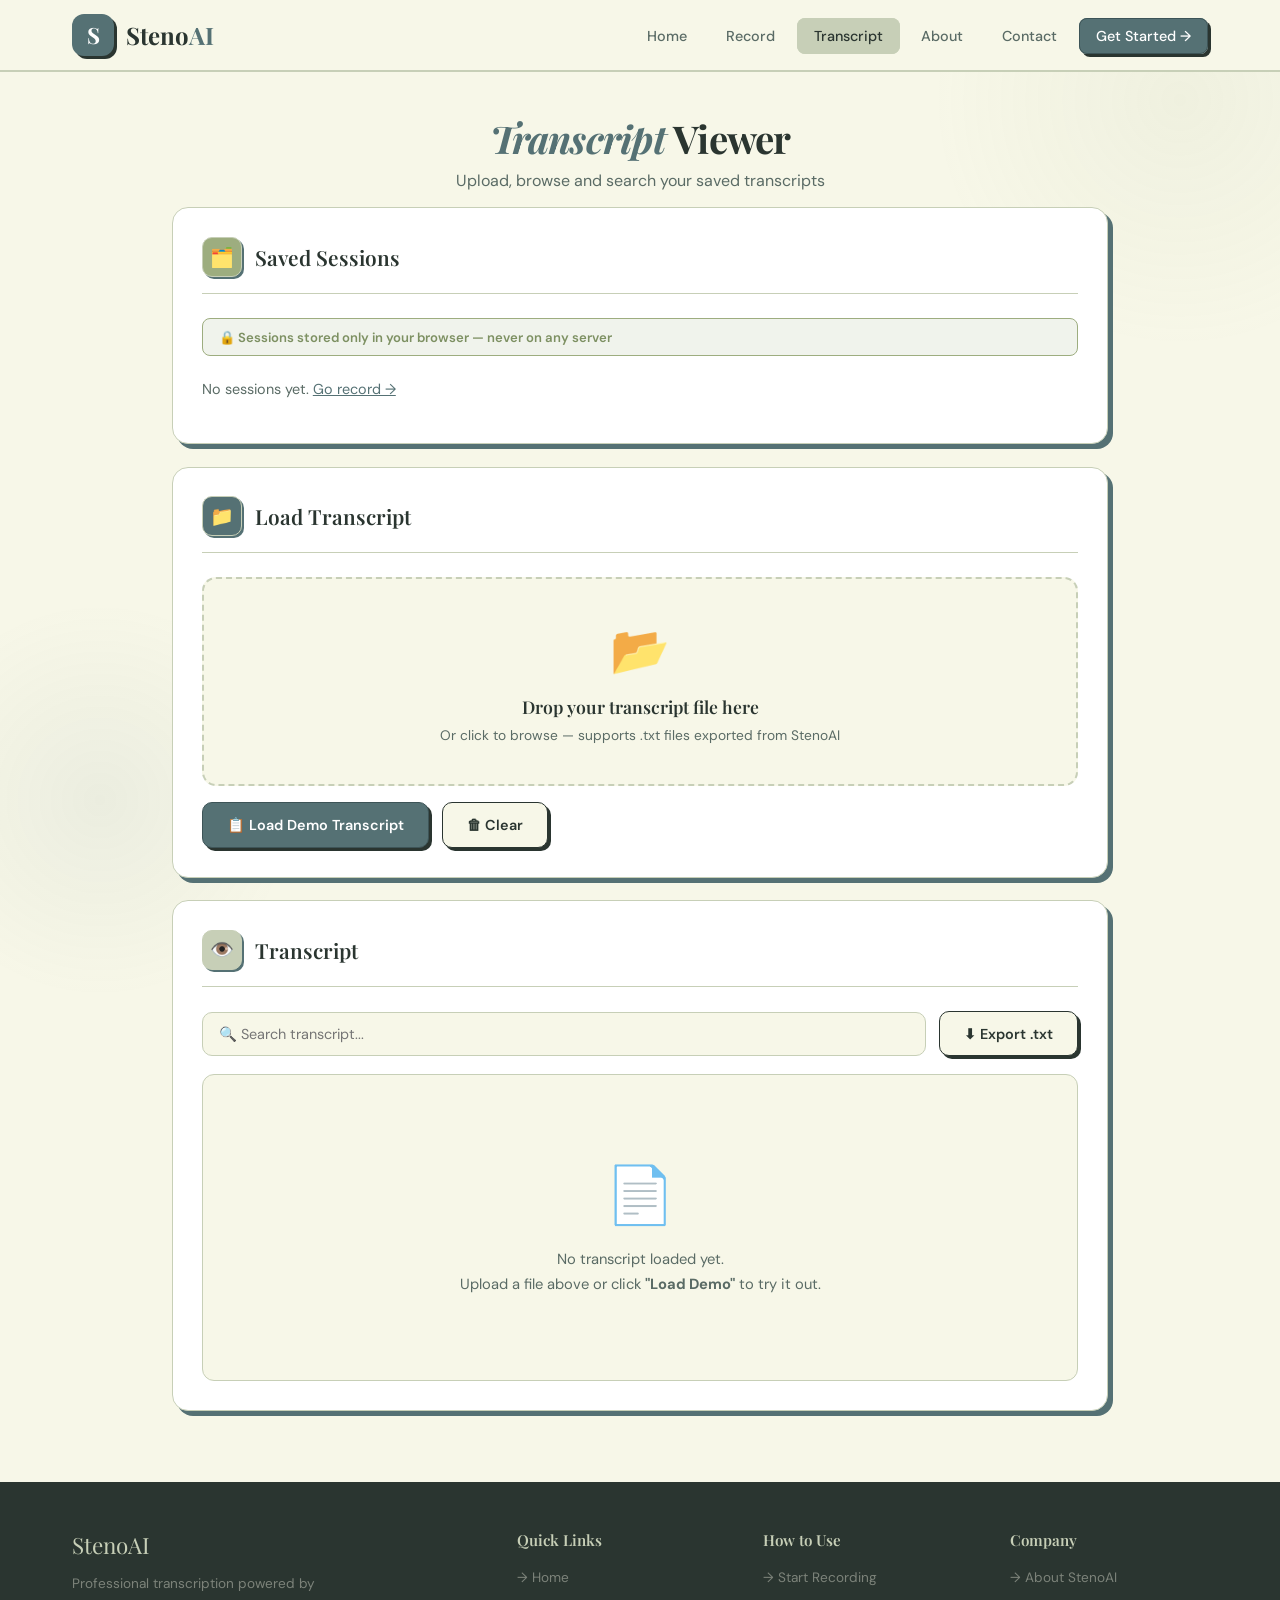
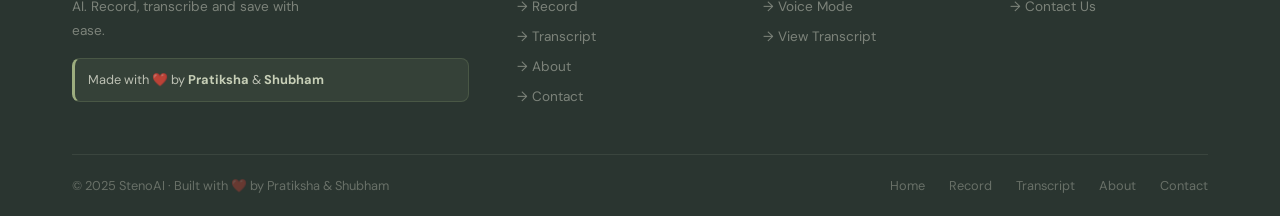
<file: pages/transcript.html>
<!DOCTYPE html>
<html lang="en">
<head>
    <meta charset="UTF-8">
    <meta name="viewport" content="width=device-width, initial-scale=1.0">
    <title>Transcript Viewer – StenoAI</title>
    <link href="https://fonts.googleapis.com/css2?family=Playfair+Display:wght@400;600;700;900&family=DM+Sans:wght@300;400;500;600;700&display=swap" rel="stylesheet">
    <link rel="stylesheet" href="./../css/transcript.css">
</head>
<body>
<header class="header">
    <nav class="nav-container">
        <a href="./../index.html" class="logo-section">
            <div class="logo">S</div>
            <div class="brand">Steno<span>AI</span></div>
        </a>
        <ul class="nav-links">
            <li><a href="./../index.html">Home</a></li>
            <li><a href="./record.html">Record</a></li>
            <li><a href="./transcript.html" class="active">Transcript</a></li>
            <li><a href="./about.html">About</a></li>
            <li><a href="./contact.html">Contact</a></li>
            <li><a href="./record.html" class="nav-cta">Get Started →</a></li>
        </ul>
        <button class="hamburger" id="hamburgerBtn"><span></span><span></span><span></span></button>
    </nav>
    <div class="mobile-menu" id="mobileMenu">
        <ul>
            <li><a href="./../index.html">Home</a></li>
            <li><a href="./record.html">Record</a></li>
            <li><a href="./transcript.html">Transcript</a></li>
            <li><a href="./about.html">About</a></li>
            <li><a href="./contact.html">Contact</a></li>
        </ul>
        <a href="./record.html" class="mobile-nav-cta">Get Started →</a>
    </div>
</header>

<div class="page-header">
    <h1 class="page-title"><em>Transcript</em> Viewer</h1>
    <p class="page-subtitle">Upload, browse and search your saved transcripts</p>
</div>

<div class="container">
    <div class="card">
        <div class="card-header">
            <div class="card-icon" style="background:var(--sage)">🗂️</div>
            <h2 class="card-title">Saved Sessions</h2>
        </div>
        <div class="privacy-badge">🔒 Sessions stored only in your browser — never on any server</div>
        <div id="savedSessionsGrid" class="saved-sessions-grid">
            <div style="color:var(--text-soft);font-size:0.9rem;padding:0.5rem 0">Loading sessions...</div>
        </div>
    </div>

    <div class="card">
        <div class="card-header">
            <div class="card-icon" style="background:var(--deep)">📁</div>
            <h2 class="card-title">Load Transcript</h2>
        </div>
        <div class="upload-zone" id="uploadZone" onclick="document.getElementById('fileInput').click()">
            <div class="upload-icon">📂</div>
            <h3>Drop your transcript file here</h3>
            <p>Or click to browse — supports .txt files exported from StenoAI</p>
        </div>
        <input type="file" id="fileInput" accept=".txt">
        <div style="margin-top:1rem;display:flex;gap:0.8rem;flex-wrap:wrap">
            <button class="btn btn-primary" onclick="loadDemo()">📋 Load Demo Transcript</button>
            <button class="btn btn-outline" onclick="clearTranscript()">🗑 Clear</button>
        </div>
    </div>
    <div class="stats-row" id="statsRow">
        <div class="stat-box"><div class="num" id="sWords">0</div><div class="lbl">Total Words</div></div>
        <div class="stat-box"><div class="num" id="sLines">0</div><div class="lbl">Entries</div></div>
        <div class="stat-box"><div class="num" id="sSpeakers">0</div><div class="lbl">Speakers</div></div>
        <div class="stat-box"><div class="num" id="sChars">0</div><div class="lbl">Characters</div></div>
    </div>

    <div class="card">
        <div class="card-header">
            <div class="card-icon" style="background:var(--mist)">👁️</div>
            <h2 class="card-title">Transcript</h2>
        </div>
        <div class="toolbar">
            <input type="text" class="search-box" id="searchBox" placeholder="🔍 Search transcript..." oninput="searchTranscript()">
            <button class="btn btn-outline" onclick="exportTxt()">⬇ Export .txt</button>
        </div>
        <div class="transcript-display" id="transcriptDisplay">
            <div class="empty-state"><div class="icon">📄</div><p>No transcript loaded yet.<br>Upload a file above or click <strong>"Load Demo"</strong> to try it out.</p></div>
        </div>
    </div>
</div>
<footer>
    <div class="footer-container">
        <div class="footer-grid">
            <div class="footer-brand footer-col">
                <span class="brand-name">StenoAI</span>
                <p>Professional transcription powered by AI. Record, transcribe and save with ease.</p>
                <div class="maker-note">Made with ❤️ by <strong>Pratiksha</strong> &amp; <strong>Shubham</strong></div>
            </div>
            <div class="footer-col"><h4>Quick Links</h4><ul><li><a href="./index.html">→ Home</a></li><li><a href="./record.html">→ Record</a></li><li><a href="./transcript.html">→ Transcript</a></li><li><a href="./about.html">→ About</a></li><li><a href="./contact.html">→ Contact</a></li></ul></div>
            <div class="footer-col"><h4>How to Use</h4><ul><li><a href="./record.html">→ Start Recording</a></li><li><a href="./record.html">→ Voice Mode</a></li><li><a href="./transcript.html">→ View Transcript</a></li></ul></div>
            <div class="footer-col"><h4>Company</h4><ul><li><a href="./about.html">→ About StenoAI</a></li><li><a href="./contact.html">→ Contact Us</a></li></ul></div>
        </div>
        <div class="footer-bottom">
            <p>© 2025 StenoAI · Built with ❤️ by Pratiksha &amp; Shubham</p>
            <div class="footer-bottom-links"><a href="index.html">Home</a><a href="record.html">Record</a><a href="transcript.html">Transcript</a><a href="about.html">About</a><a href="contact.html">Contact</a></div>
        </div>
    </div>
</footer>
<script>
const DB_NAME='StenoAI_DB',DB_VERSION=1,STORE='sessions';
let db=null;
function openDB(){return new Promise((res,rej)=>{const r=indexedDB.open(DB_NAME,DB_VERSION);r.onupgradeneeded=e=>{const d=e.target.result;if(!d.objectStoreNames.contains(STORE)){d.createObjectStore(STORE,{keyPath:'id'});}};r.onsuccess=e=>{db=e.target.result;res(db);};r.onerror=()=>rej(r.error);});}
function dbGetAll(){return new Promise((res,rej)=>{const tx=db.transaction(STORE,'readonly');const r=tx.objectStore(STORE).getAll();r.onsuccess=()=>res(r.result||[]);r.onerror=()=>rej(r.error);});}
function dbDelete(id){return new Promise((res,rej)=>{const tx=db.transaction(STORE,'readwrite');tx.objectStore(STORE).delete(id);tx.oncomplete=res;tx.onerror=()=>rej(tx.error);});}
async function loadSavedSessions(){const grid=document.getElementById('savedSessionsGrid');if(!db){grid.innerHTML='<div style="color:var(--text-soft);font-size:0.9rem">Storage not available</div>';return;}const sessions=await dbGetAll();if(!sessions.length){grid.innerHTML='<div style="color:var(--text-soft);font-size:0.9rem;padding:0.5rem 0">No sessions yet. <a href="record.html" style="color:var(--deep)">Go record →</a></div>';return;}sessions.sort((a,b)=>b.createdAt-a.createdAt);grid.innerHTML=sessions.map(s=>`<div class="saved-card"><div class="saved-card-name">📄 ${s.name}</div><div class="saved-card-meta">${new Date(s.createdAt).toLocaleString()}<br>${s.wordCount} words · ${s.lineCount} lines</div><div class="saved-card-btns"><button class="btn-xs btn-xs-primary" onclick="loadSavedSession('${s.id}')">👁 View</button><button class="btn-xs btn-xs-danger" onclick="deleteSavedSession('${s.id}')">✕</button></div></div>`).join('');}
async function loadSavedSession(id){const sessions=await dbGetAll();const s=sessions.find(x=>x.id===id);if(!s)return;parsedEntries=s.entries.map(e=>({time:e.time,speaker:e.speaker,text:e.text}));renderTranscript(parsedEntries);updateStats();document.getElementById('transcriptDisplay').scrollIntoView({behavior:'smooth'});}
async function deleteSavedSession(id){if(!confirm('Delete this session?'))return;await dbDelete(id);loadSavedSessions();}
let parsedEntries=[];
document.getElementById('fileInput').addEventListener('change',e=>{const f=e.target.files[0];if(!f)return;const r=new FileReader();r.onload=ev=>parseTranscript(ev.target.result);r.readAsText(f);});
const uz=document.getElementById('uploadZone');
uz.addEventListener('dragover',e=>{e.preventDefault();uz.classList.add('drag-over');});
uz.addEventListener('dragleave',()=>uz.classList.remove('drag-over'));
uz.addEventListener('drop',e=>{e.preventDefault();uz.classList.remove('drag-over');const f=e.dataTransfer.files[0];if(f){const r=new FileReader();r.onload=ev=>parseTranscript(ev.target.result);r.readAsText(f);}});
function parseTranscript(text){parsedEntries=[];const blocks=text.split(/\n(?=\[)/);blocks.forEach(b=>{const m=b.match(/^\[(.+?)\]\s+(.+?):\n([\s\S]+)/);if(m)parsedEntries.push({time:m[1].trim(),speaker:m[2].trim(),text:m[3].trim()});});if(parsedEntries.length===0){text.split('\n').filter(l=>l.trim()).forEach((l,i)=>parsedEntries.push({time:'-',speaker:'Line '+(i+1),text:l}));}renderTranscript(parsedEntries);updateStats();}
function renderTranscript(entries,q=''){const d=document.getElementById('transcriptDisplay');if(entries.length===0){d.innerHTML='<div class="empty-state"><div class="icon">🔍</div><p>No results found for your search.</p></div>';return;}d.innerHTML=entries.map(e=>{let t=e.text;if(q){const re=new RegExp('('+q.replace(/[.*+?^${}()|[\]\\]/g,'\\$&')+')','gi');t=t.replace(re,'<span class="highlight">$1</span>');}return`<div class="entry"><div class="entry-time">[${e.time}]</div><span class="entry-speaker">${e.speaker}:</span> ${t}</div>`;}).join('');}
function updateStats(){document.getElementById('statsRow').style.display='grid';const words=parsedEntries.reduce((a,e)=>a+e.text.split(/\s+/).filter(Boolean).length,0);const chars=parsedEntries.reduce((a,e)=>a+e.text.length,0);const speakers=new Set(parsedEntries.map(e=>e.speaker)).size;document.getElementById('sWords').textContent=words;document.getElementById('sLines').textContent=parsedEntries.length;document.getElementById('sSpeakers').textContent=speakers;document.getElementById('sChars').textContent=chars;}
function searchTranscript(){const q=document.getElementById('searchBox').value.trim();if(!q){renderTranscript(parsedEntries);return;}const f=parsedEntries.filter(e=>e.text.toLowerCase().includes(q.toLowerCase())||e.speaker.toLowerCase().includes(q.toLowerCase()));renderTranscript(f,q);}
function clearTranscript(){parsedEntries=[];document.getElementById('transcriptDisplay').innerHTML='<div class="empty-state"><div class="icon">📄</div><p>No transcript loaded yet.<br>Upload a file or click "Load Demo".</p></div>';document.getElementById('statsRow').style.display='none';document.getElementById('searchBox').value='';}
function loadDemo(){parsedEntries=[{time:'09:00:01 AM',speaker:'Judge',text:'Court is now in session. Both parties shall present their arguments.'},{time:'09:00:15 AM',speaker:'Plaintiff Counsel',text:'Your Honor, as stated by my client, the defendant has violated the terms of the contract.'},{time:'09:00:42 AM',speaker:'Defense Counsel',text:'My client\'s position is entirely different. The contract was fulfilled as agreed.'},{time:'09:01:20 AM',speaker:'Judge',text:'Both submissions have been noted. The next hearing date will be set accordingly.'}];renderTranscript(parsedEntries);updateStats();}
function exportTxt(){if(parsedEntries.length===0){alert('No transcript to export!');return;}let o='══════════════════════════════════════\n         STENOAI TRANSCRIPT            \n══════════════════════════════════════\n\n';parsedEntries.forEach(e=>{o+='['+e.time+'] '+e.speaker+':\n'+e.text+'\n\n';});o+='⚖️ COURT CERTIFICATE\nGenerated by StenoAI\n';const b=new Blob([o],{type:'text/plain'});const a=document.createElement('a');a.href=URL.createObjectURL(b);a.download='transcript.txt';a.click();}
const hb=document.getElementById('hamburgerBtn'),mm=document.getElementById('mobileMenu');
hb.addEventListener('click',()=>{hb.classList.toggle('open');mm.classList.toggle('open');});
document.addEventListener('click',e=>{if(!hb.contains(e.target)&&!mm.contains(e.target)){hb.classList.remove('open');mm.classList.remove('open');}});
openDB().then(()=>loadSavedSessions()).catch(()=>{document.getElementById('savedSessionsGrid').innerHTML='<div style="color:var(--text-soft);font-weight:500;font-size:0.9rem">Storage not available</div>';});
</script>
</body>
</html>
</file>
<file: css/index.css>
*{margin:0;padding:0;box-sizing:border-box}
        :root{
            --deep:#557174;--sage:#9dad7f;--mist:#c7cfb7;--cream:#f7f7e8;
            --dark:#2a3530;--white:#fff;--deep-d:#3d5457;--sage-d:#7d9062;
            --text:#2a3530;--text-soft:#5a6b65;
        }
        body{font-family:'DM Sans',sans-serif;background:var(--cream);color:var(--text);overflow-x:hidden}

        /* DECORATIVE BG */
        body::before{content:'';position:fixed;top:-200px;right:-200px;width:600px;height:600px;background:radial-gradient(circle,rgba(85,113,116,0.08),transparent 70%);border-radius:50%;pointer-events:none;z-index:0}
        body::after{content:'';position:fixed;bottom:-150px;left:-150px;width:500px;height:500px;background:radial-gradient(circle,rgba(157,173,127,0.1),transparent 70%);border-radius:50%;pointer-events:none;z-index:0}

        /* HEADER */
        .header{background:rgba(247,247,232,0.95);backdrop-filter:blur(12px);border-bottom:2px solid var(--mist);position:sticky;top:0;z-index:1000}
        .nav-container{max-width:1200px;margin:0 auto;padding:0 2rem;display:flex;justify-content:space-between;align-items:center;height:70px}
        .logo-section{display:flex;align-items:center;gap:0.75rem;text-decoration:none}
        .logo{width:42px;height:42px;background:var(--deep);border-radius:12px;display:flex;align-items:center;justify-content:center;color:white;font-family:'Playfair Display',serif;font-size:1.4rem;font-weight:700;box-shadow:3px 3px 0 var(--dark)}
        .brand{font-family:'Playfair Display',serif;font-size:1.5rem;font-weight:700;color:var(--dark);letter-spacing:-0.02em}
        .brand span{color:var(--deep)}
        .nav-links{display:flex;align-items:center;gap:0.3rem;list-style:none}
        .nav-links a{text-decoration:none;color:var(--text-soft);font-size:0.9rem;font-weight:500;padding:0.5rem 1rem;border-radius:8px;transition:all 0.2s;border:1.5px solid transparent}
        .nav-links a:hover,.nav-links a.active{color:var(--dark);background:var(--mist);border-color:var(--mist)}
        .nav-cta{background:var(--deep)!important;color:white!important;border:1.5px solid var(--deep-d)!important;box-shadow:3px 3px 0 var(--dark)!important}
        .nav-cta:hover{background:var(--deep-d)!important;transform:translate(-1px,-1px);box-shadow:4px 4px 0 var(--dark)!important}
        .hamburger{display:none;flex-direction:column;gap:5px;cursor:pointer;padding:6px;background:none;border:none}
        .hamburger span{display:block;width:24px;height:2.5px;background:var(--dark);border-radius:2px;transition:all 0.3s}
        .hamburger.open span:nth-child(1){transform:translateY(7.5px) rotate(45deg)}
        .hamburger.open span:nth-child(2){opacity:0}
        .hamburger.open span:nth-child(3){transform:translateY(-7.5px) rotate(-45deg)}
        .mobile-menu{display:none;position:fixed;top:70px;left:0;right:0;background:var(--cream);border-bottom:2px solid var(--mist);padding:1rem 1.5rem 1.5rem;z-index:999}
        .mobile-menu.open{display:block}
        .mobile-menu ul{list-style:none}
        .mobile-menu ul li{border-bottom:1px solid var(--mist)}
        .mobile-menu ul li:last-child{border:none}
        .mobile-menu ul li a{display:block;padding:0.9rem 0.5rem;text-decoration:none;color:var(--dark);font-weight:500}
        .mobile-nav-cta{display:block;text-align:center;margin-top:1rem;padding:0.85rem;border-radius:10px;background:var(--deep);color:white;font-weight:600;text-decoration:none;box-shadow:3px 3px 0 var(--dark)}

        /* HERO */
        .hero{position:relative;padding:5rem 2rem 4rem;z-index:1;overflow:hidden}
        .hero-inner{max-width:1100px;margin:0 auto;display:grid;grid-template-columns:1fr 1fr;gap:4rem;align-items:center}
        .hero-badge{display:inline-flex;align-items:center;gap:0.5rem;background:var(--sage);color:var(--dark);border:1.5px solid var(--sage-d);border-radius:100px;padding:0.35rem 1rem;font-size:0.82rem;font-weight:600;margin-bottom:1.5rem;box-shadow:2px 2px 0 var(--dark)}
        .hero h1{font-family:'Playfair Display',serif;font-size:clamp(2.5rem,4.5vw,3.8rem);color:var(--dark);line-height:1.15;margin-bottom:1.2rem;letter-spacing:-0.02em}
        .hero h1 em{color:var(--deep);font-style:italic}
        .hero p{font-size:1.05rem;color:var(--text-soft);line-height:1.75;margin-bottom:2rem;font-weight:400;max-width:480px}
        .hero-btns{display:flex;gap:1rem;flex-wrap:wrap}
        .btn-primary{display:inline-flex;align-items:center;gap:0.5rem;background:var(--deep);color:white;padding:0.9rem 2rem;border-radius:10px;text-decoration:none;font-weight:600;font-size:0.95rem;border:1.5px solid var(--dark);box-shadow:4px 4px 0 var(--dark);transition:all 0.2s}
        .btn-primary:hover{transform:translate(-2px,-2px);box-shadow:6px 6px 0 var(--dark);background:var(--deep-d)}
        .btn-outline{display:inline-flex;align-items:center;gap:0.5rem;background:transparent;color:var(--dark);padding:0.9rem 2rem;border-radius:10px;text-decoration:none;font-weight:600;font-size:0.95rem;border:1.5px solid var(--dark);box-shadow:4px 4px 0 var(--dark);transition:all 0.2s}
        .btn-outline:hover{transform:translate(-2px,-2px);box-shadow:6px 6px 0 var(--dark);background:var(--mist)}

        /* HERO VISUAL */
        .hero-visual{position:relative}
        .hero-card{background:var(--white);border:2px solid var(--mist);border-radius:20px;padding:2rem;box-shadow:8px 8px 0 var(--deep);position:relative}
        .hero-card-header{display:flex;align-items:center;gap:0.7rem;margin-bottom:1.5rem;padding-bottom:1rem;border-bottom:1.5px solid var(--mist)}
        .rec-dot{width:10px;height:10px;background:#e05555;border-radius:50%;animation:pulse 1.5s infinite}
        @keyframes pulse{0%,100%{opacity:1;transform:scale(1)}50%{opacity:0.6;transform:scale(0.85)}}
        .hero-card-title{font-family:'Playfair Display',serif;font-size:1rem;font-weight:600;color:var(--dark)}
        .wave-bars{display:flex;align-items:center;gap:3px;height:40px;margin-bottom:1.2rem}
        .wave-bar{width:4px;background:var(--sage);border-radius:2px;animation:wave 1.2s ease-in-out infinite}
        .wave-bar:nth-child(1){height:15px;animation-delay:0s}
        .wave-bar:nth-child(2){height:28px;animation-delay:0.1s}
        .wave-bar:nth-child(3){height:40px;animation-delay:0.2s}
        .wave-bar:nth-child(4){height:22px;animation-delay:0.3s}
        .wave-bar:nth-child(5){height:35px;animation-delay:0.4s}
        .wave-bar:nth-child(6){height:18px;animation-delay:0.5s}
        .wave-bar:nth-child(7){height:30px;animation-delay:0.6s}
        .wave-bar:nth-child(8){height:40px;animation-delay:0.7s}
        .wave-bar:nth-child(9){height:24px;animation-delay:0.8s}
        .wave-bar:nth-child(10){height:14px;animation-delay:0.9s}
        .wave-bar:nth-child(11){height:32px;animation-delay:1s}
        .wave-bar:nth-child(12){height:20px;animation-delay:1.1s}
        @keyframes wave{0%,100%{transform:scaleY(1)}50%{transform:scaleY(0.5)}}
        .transcript-preview{background:var(--cream);border-radius:10px;padding:1rem;font-size:0.82rem;line-height:1.7;color:var(--text-soft);border:1px solid var(--mist)}
        .tp-line{display:flex;gap:0.5rem;margin-bottom:0.5rem}
        .tp-speaker{color:var(--deep);font-weight:600;min-width:70px}
        .typing-cursor{display:inline-block;width:2px;height:13px;background:var(--deep);animation:blink 0.9s infinite;vertical-align:middle;margin-left:2px}
        @keyframes blink{0%,50%,100%{opacity:1}25%,75%{opacity:0}}
        .floating-tag{position:absolute;background:var(--sage);color:var(--dark);font-size:0.75rem;font-weight:600;padding:0.35rem 0.75rem;border-radius:100px;border:1.5px solid var(--sage-d);box-shadow:3px 3px 0 var(--dark)}
        .tag1{top:-15px;right:20px;transform:rotate(3deg)}
        .tag2{bottom:-15px;left:20px;transform:rotate(-2deg)}

        /* STATS */
        .stats-section{background:var(--deep);padding:1.5rem 2rem;position:relative;z-index:1}
        .stats-inner{max-width:1100px;margin:0 auto;display:flex;justify-content:center;gap:4rem;flex-wrap:wrap}
        .stat-item{text-align:center;color:white}
        .stat-num{font-family:'Playfair Display',serif;font-size:2.2rem;font-weight:700;color:var(--mist);line-height:1}
        .stat-lbl{font-size:0.78rem;color:rgba(255,255,255,0.6);margin-top:0.3rem;font-weight:500;letter-spacing:0.05em;text-transform:uppercase}

        /* FEATURES */
        .section{max-width:1100px;margin:0 auto;padding:4rem 2rem}
        .section-label{display:inline-flex;align-items:center;gap:0.4rem;background:var(--mist);color:var(--dark);border:1.5px solid var(--mist);border-radius:100px;padding:0.3rem 1rem;font-size:0.8rem;font-weight:600;margin-bottom:1rem;letter-spacing:0.04em;text-transform:uppercase}
        .section-title{font-family:'Playfair Display',serif;font-size:2.2rem;font-weight:700;color:var(--dark);margin-bottom:0.6rem;letter-spacing:-0.02em}
        .section-sub{color:var(--text-soft);font-size:1rem;margin-bottom:2.5rem}
        .features-grid{display:grid;grid-template-columns:repeat(3,1fr);gap:1.4rem}
        .feat-card{background:var(--white);border:1.5px solid var(--mist);border-radius:16px;padding:1.8rem;transition:all 0.25s;position:relative;overflow:hidden}
        .feat-card::before{content:'';position:absolute;top:0;left:0;right:0;height:3px;background:var(--sage);transform:scaleX(0);transition:transform 0.3s;transform-origin:left}
        .feat-card:hover::before{transform:scaleX(1)}
        .feat-card:hover{transform:translate(-3px,-3px);box-shadow:6px 6px 0 var(--deep)}
        .feat-icon{width:46px;height:46px;background:var(--cream);border:1.5px solid var(--mist);border-radius:12px;display:flex;align-items:center;justify-content:center;font-size:1.4rem;margin-bottom:1rem}
        .feat-card h3{font-family:'Playfair Display',serif;font-size:1.1rem;color:var(--dark);margin-bottom:0.5rem;font-weight:600}
        .feat-card p{font-size:0.86rem;color:var(--text-soft);line-height:1.65}

        /* HOW IT WORKS */
        .how-section{background:var(--dark);padding:4rem 2rem;position:relative;overflow:hidden}
        .how-section::before{content:'';position:absolute;top:-100px;right:-100px;width:400px;height:400px;background:radial-gradient(circle,rgba(157,173,127,0.08),transparent 70%);border-radius:50%}
        .how-inner{max-width:1100px;margin:0 auto;text-align:center}
        .how-inner .section-label{background:rgba(199,207,183,0.15);color:var(--mist);border-color:rgba(199,207,183,0.2)}
        .how-inner .section-title{color:var(--cream)}
        .how-inner .section-sub{color:rgba(247,247,232,0.6)}
        .steps-grid{display:grid;grid-template-columns:repeat(4,1fr);gap:1.4rem;margin-top:2.5rem;position:relative}
        .steps-grid::before{content:'';position:absolute;top:28px;left:10%;right:10%;height:1.5px;background:linear-gradient(90deg,var(--deep),var(--sage),var(--deep));z-index:0}
        .step-card{background:rgba(247,247,232,0.04);border:1.5px solid rgba(199,207,183,0.15);border-radius:16px;padding:1.8rem 1.4rem;text-align:center;transition:all 0.2s;position:relative;z-index:1}
        .step-card:hover{background:rgba(247,247,232,0.08);transform:translateY(-5px)}
        .step-num{width:52px;height:52px;background:var(--deep);border:2px solid rgba(199,207,183,0.3);border-radius:50%;display:flex;align-items:center;justify-content:center;font-family:'Playfair Display',serif;font-size:1.3rem;font-weight:700;color:var(--cream);margin:0 auto 1.2rem}
        .step-card h4{font-family:'Playfair Display',serif;font-size:1rem;margin-bottom:0.5rem;color:var(--mist);font-weight:600}
        .step-card p{font-size:0.83rem;color:rgba(247,247,232,0.55);line-height:1.6}

        /* CTA */
        .cta-section{padding:4rem 2rem;position:relative;z-index:1}
        .cta-box{max-width:700px;margin:0 auto;background:var(--sage);border:2px solid var(--sage-d);border-radius:20px;padding:3rem;text-align:center;box-shadow:8px 8px 0 var(--dark);position:relative;overflow:hidden}
        .cta-box::before{content:'';position:absolute;top:-50px;right:-50px;width:200px;height:200px;background:rgba(255,255,255,0.1);border-radius:50%}
        .cta-box h2{font-family:'Playfair Display',serif;font-size:2.2rem;color:var(--dark);margin-bottom:0.8rem;font-weight:700;letter-spacing:-0.02em}
        .cta-box p{color:rgba(42,53,48,0.75);font-size:1rem;margin-bottom:1.8rem}
        .cta-box a{display:inline-flex;align-items:center;gap:0.5rem;background:var(--dark);color:var(--cream);padding:1rem 2.2rem;border-radius:10px;text-decoration:none;font-weight:600;font-size:0.95rem;border:1.5px solid var(--dark);transition:all 0.2s;box-shadow:3px 3px 0 rgba(0,0,0,0.3)}
        .cta-box a:hover{transform:translate(-2px,-2px);box-shadow:5px 5px 0 rgba(0,0,0,0.3)}

        /* FOOTER */
        footer{background:var(--dark);color:rgba(247,247,232,0.7);padding:3.5rem 0 0;position:relative;z-index:1}
        .footer-container{max-width:1200px;margin:0 auto;padding:0 2rem}
        .footer-grid{display:grid;grid-template-columns:2fr 1fr 1fr 1fr;gap:3rem;margin-bottom:3rem}
        .footer-brand .brand-name{font-family:'Playfair Display',serif;font-size:1.5rem;color:var(--mist);display:block;margin-bottom:0.8rem;font-weight:700}
        .footer-brand p{line-height:1.7;font-size:0.86rem;color:rgba(247,247,232,0.45);max-width:260px}
        .maker-note{margin-top:1.2rem;padding:0.9rem 1rem;background:rgba(157,173,127,0.12);border:1px solid rgba(157,173,127,0.2);border-radius:10px;border-left:3px solid var(--sage);font-size:0.82rem}
        .maker-note strong{color:var(--mist)}
        .footer-col h4{color:var(--mist);font-family:'Playfair Display',serif;font-size:0.95rem;margin-bottom:1.2rem;font-weight:600;letter-spacing:0.02em}
        .footer-col ul{list-style:none;display:flex;flex-direction:column;gap:0.6rem}
        .footer-col ul li a{text-decoration:none;color:rgba(247,247,232,0.45);font-size:0.86rem;transition:color 0.2s;display:flex;align-items:center;gap:0.5rem}
        .footer-col ul li a:hover{color:var(--sage)}
        .footer-bottom{border-top:1px solid rgba(199,207,183,0.1);padding:1.5rem 0;display:flex;justify-content:space-between;align-items:center;gap:1rem;flex-wrap:wrap}
        .footer-bottom p{font-size:0.82rem;color:rgba(247,247,232,0.35)}
        .footer-bottom-links{display:flex;gap:1.5rem}
        .footer-bottom-links a{text-decoration:none;color:rgba(247,247,232,0.35);font-size:0.82rem;transition:color 0.2s}
        .footer-bottom-links a:hover{color:var(--sage)}

        @media(max-width:1000px){.features-grid{grid-template-columns:repeat(2,1fr)}.hero-inner{grid-template-columns:1fr;gap:2.5rem}.hero-visual{display:none}}
        @media(max-width:768px){.nav-links{display:none}.hamburger{display:flex}.steps-grid{grid-template-columns:repeat(2,1fr)}.steps-grid::before{display:none}.footer-grid{grid-template-columns:1fr 1fr}}
        @media(max-width:480px){.hero{padding:3rem 1.5rem}.features-grid{grid-template-columns:1fr}.steps-grid{grid-template-columns:1fr}.footer-grid{grid-template-columns:1fr}.stats-inner{gap:2rem}}
</file>
<file: css/contact.css>
*{margin:0;padding:0;box-sizing:border-box}
        :root{--deep:#557174;--sage:#9dad7f;--mist:#c7cfb7;--cream:#f7f7e8;--dark:#2a3530;--white:#fff;--deep-d:#3d5457;--sage-d:#7d9062;--text:#2a3530;--text-soft:#5a6b65}
        body{font-family:'DM Sans',sans-serif;background:var(--cream);color:var(--text);min-height:100vh;overflow-x:hidden}
        body::before{content:'';position:fixed;top:-150px;right:-150px;width:500px;height:500px;background:radial-gradient(circle,rgba(157,173,127,0.08),transparent 70%);border-radius:50%;pointer-events:none;z-index:0}
        body::after{content:'';position:fixed;bottom:-100px;left:-100px;width:400px;height:400px;background:radial-gradient(circle,rgba(85,113,116,0.07),transparent 70%);border-radius:50%;pointer-events:none;z-index:0}

        .header{background:rgba(247,247,232,0.95);backdrop-filter:blur(12px);border-bottom:2px solid var(--mist);position:sticky;top:0;z-index:1000}
        .nav-container{max-width:1200px;margin:0 auto;padding:0 2rem;display:flex;justify-content:space-between;align-items:center;height:70px}
        .logo-section{display:flex;align-items:center;gap:0.75rem;text-decoration:none}
        .logo{width:42px;height:42px;background:var(--deep);border-radius:12px;display:flex;align-items:center;justify-content:center;color:white;font-family:'Playfair Display',serif;font-size:1.4rem;font-weight:700;box-shadow:3px 3px 0 var(--dark)}
        .brand{font-family:'Playfair Display',serif;font-size:1.5rem;font-weight:700;color:var(--dark)}
        .brand span{color:var(--deep)}
        .nav-links{display:flex;align-items:center;gap:0.3rem;list-style:none}
        .nav-links a{text-decoration:none;color:var(--text-soft);font-size:0.9rem;font-weight:500;padding:0.5rem 1rem;border-radius:8px;transition:all 0.2s;border:1.5px solid transparent}
        .nav-links a:hover,.nav-links a.active{color:var(--dark);background:var(--mist);border-color:var(--mist)}
        .nav-cta{background:var(--deep)!important;color:white!important;border-color:var(--deep-d)!important;box-shadow:3px 3px 0 var(--dark)!important}
        .nav-cta:hover{transform:translate(-1px,-1px)!important;box-shadow:4px 4px 0 var(--dark)!important}
        .hamburger{display:none;flex-direction:column;gap:5px;cursor:pointer;padding:6px;background:none;border:none}
        .hamburger span{display:block;width:24px;height:2.5px;background:var(--dark);border-radius:2px;transition:all 0.3s}
        .hamburger.open span:nth-child(1){transform:translateY(7.5px) rotate(45deg)}
        .hamburger.open span:nth-child(2){opacity:0}
        .hamburger.open span:nth-child(3){transform:translateY(-7.5px) rotate(-45deg)}
        .mobile-menu{display:none;position:fixed;top:70px;left:0;right:0;background:var(--cream);border-bottom:2px solid var(--mist);padding:1rem 1.5rem 1.5rem;z-index:999}
        .mobile-menu.open{display:block}
        .mobile-menu ul{list-style:none}
        .mobile-menu ul li{border-bottom:1px solid var(--mist)}
        .mobile-menu ul li:last-child{border:none}
        .mobile-menu ul li a{display:block;padding:0.9rem 0.5rem;text-decoration:none;color:var(--dark);font-weight:500}
        .mobile-nav-cta{display:block;text-align:center;margin-top:1rem;padding:0.85rem;border-radius:10px;background:var(--deep);color:white;font-weight:600;text-decoration:none;box-shadow:3px 3px 0 var(--dark)}

        .page-header{text-align:center;padding:2.5rem 2rem 1rem;position:relative;z-index:1}
        .page-title{font-family:'Playfair Display',serif;font-size:2.4rem;color:var(--dark);margin-bottom:0.4rem;font-weight:700;letter-spacing:-0.02em}
        .page-title em{color:var(--deep);font-style:italic}
        .page-subtitle{color:var(--text-soft);font-size:1rem}
        .container{max-width:1000px;margin:0 auto;padding:0 2rem 3rem;position:relative;z-index:1}

        .contact-grid{display:grid;grid-template-columns:1.2fr 1fr;gap:1.4rem}
        .card{background:var(--white);border:1.5px solid var(--mist);border-radius:16px;padding:1.8rem;box-shadow:5px 5px 0 var(--deep)}
        .card-header{display:flex;align-items:center;gap:0.8rem;margin-bottom:1.5rem;padding-bottom:1rem;border-bottom:1.5px solid var(--mist)}
        .card-icon{width:40px;height:40px;border-radius:10px;border:1.5px solid var(--mist);display:flex;align-items:center;justify-content:center;font-size:1.2rem;box-shadow:2px 2px 0 var(--deep)}
        .card-title{font-family:'Playfair Display',serif;font-size:1.3rem;color:var(--dark);font-weight:600}

        .form-group{margin-bottom:1rem}
        .form-group label{display:block;font-size:0.85rem;font-weight:600;color:var(--dark);margin-bottom:0.4rem}
        .form-group input,.form-group textarea,.form-group select{width:100%;padding:0.8rem 1rem;border:1.5px solid var(--mist);border-radius:10px;font-family:'DM Sans',sans-serif;font-size:0.9rem;background:var(--cream);color:var(--text);outline:none;transition:all 0.2s}
        .form-group input:focus,.form-group textarea:focus,.form-group select:focus{border-color:var(--deep);box-shadow:3px 3px 0 var(--deep);background:var(--white)}
        .form-group textarea{min-height:120px;resize:vertical}
        .btn{padding:0.85rem 1.6rem;border:1.5px solid var(--dark);border-radius:10px;font-family:'DM Sans',sans-serif;font-size:0.95rem;font-weight:600;cursor:pointer;transition:all 0.2s;display:inline-flex;align-items:center;gap:0.5rem;width:100%;justify-content:center;box-shadow:3px 3px 0 var(--dark)}
        .btn:hover{transform:translate(-2px,-2px);box-shadow:5px 5px 0 var(--dark)}
        .btn-primary{background:var(--deep);color:white;border-color:var(--deep-d)}
        .success-msg{display:none;background:rgba(157,173,127,0.15);border:1px solid var(--sage);border-radius:8px;padding:1rem;text-align:center;color:var(--sage-d);font-weight:600;margin-top:1rem}

        .contact-info{display:flex;flex-direction:column;gap:0.9rem}
        .info-item{display:flex;align-items:flex-start;gap:0.9rem;padding:1rem;background:var(--cream);border:1.5px solid var(--mist);border-radius:10px;transition:all 0.2s}
        .info-item:hover{border-color:var(--deep);transform:translate(-1px,-1px)}
        .info-icon{width:40px;height:40px;border-radius:10px;border:1.5px solid var(--mist);display:flex;align-items:center;justify-content:center;font-size:1.1rem;flex-shrink:0}
        .info-item h4{font-family:'Playfair Display',serif;font-size:0.93rem;color:var(--dark);margin-bottom:0.15rem;font-weight:600}
        .info-item p{font-size:0.82rem;color:var(--text-soft);line-height:1.5}
        .info-item a{color:var(--deep);text-decoration:none;font-size:0.82rem;font-weight:600}
        .info-item a:hover{text-decoration:underline}

        .faq-list{margin-top:0.5rem}
        .faq-item{border-bottom:1px solid var(--mist);padding:0.9rem 0}
        .faq-item:last-child{border-bottom:none}
        .faq-q{font-weight:600;color:var(--dark);font-size:0.9rem;cursor:pointer;display:flex;justify-content:space-between;align-items:center;gap:0.5rem;transition:color 0.2s}
        .faq-q:hover{color:var(--deep)}
        .faq-arrow{transition:transform 0.25s;flex-shrink:0;color:var(--text-soft);font-size:0.8rem}
        .faq-arrow.open{transform:rotate(180deg)}
        .faq-a{font-size:0.84rem;color:var(--text-soft);line-height:1.65;margin-top:0.6rem;display:none;background:var(--cream);border-radius:8px;padding:0.7rem 0.9rem;border-left:3px solid var(--sage)}
        .faq-a.open{display:block}

        footer{background:var(--dark);color:rgba(247,247,232,0.7);padding:3rem 0 0}
        .footer-container{max-width:1200px;margin:0 auto;padding:0 2rem}
        .footer-grid{display:grid;grid-template-columns:2fr 1fr 1fr 1fr;gap:3rem;margin-bottom:3rem}
        .footer-brand .brand-name{font-family:'Playfair Display',serif;font-size:1.4rem;color:var(--mist);display:block;margin-bottom:0.8rem}
        .footer-brand p{font-size:0.85rem;color:rgba(247,247,232,0.4);line-height:1.7;max-width:250px}
        .maker-note{margin-top:1rem;padding:0.8rem;background:rgba(157,173,127,0.1);border:1px solid rgba(157,173,127,0.2);border-radius:8px;border-left:3px solid var(--sage);font-size:0.8rem}
        .maker-note strong{color:var(--mist)}
        .footer-col h4{color:var(--mist);font-family:'Playfair Display',serif;font-size:0.95rem;margin-bottom:1rem;font-weight:600}
        .footer-col ul{list-style:none;display:flex;flex-direction:column;gap:0.55rem}
        .footer-col ul li a{text-decoration:none;color:rgba(247,247,232,0.4);font-size:0.85rem;transition:color 0.2s}
        .footer-col ul li a:hover{color:var(--sage)}
        .footer-bottom{border-top:1px solid rgba(199,207,183,0.1);padding:1.4rem 0;display:flex;justify-content:space-between;align-items:center;gap:1rem;flex-wrap:wrap}
        .footer-bottom p{font-size:0.8rem;color:rgba(247,247,232,0.3)}
        .footer-bottom-links{display:flex;gap:1.5rem}
        .footer-bottom-links a{text-decoration:none;color:rgba(247,247,232,0.3);font-size:0.8rem;transition:color 0.2s}
        .footer-bottom-links a:hover{color:var(--sage)}

        @media(max-width:768px){.nav-links{display:none}.hamburger{display:flex}.contact-grid{grid-template-columns:1fr}.footer-grid{grid-template-columns:1fr 1fr}}
        @media(max-width:480px){.footer-grid{grid-template-columns:1fr}}
</file>
<file: css/record.css>
*{margin:0;padding:0;box-sizing:border-box}
        :root{--deep:#557174;--sage:#9dad7f;--mist:#c7cfb7;--cream:#f7f7e8;--dark:#2a3530;--white:#fff;--deep-d:#3d5457;--sage-d:#7d9062;--text:#2a3530;--text-soft:#5a6b65}
        body{font-family:'DM Sans',sans-serif;background:var(--cream);color:var(--text);min-height:100vh;overflow-x:hidden}
        body::before{content:'';position:fixed;top:-150px;right:-150px;width:500px;height:500px;background:radial-gradient(circle,rgba(85,113,116,0.07),transparent 70%);border-radius:50%;pointer-events:none;z-index:0}
        body::after{content:'';position:fixed;bottom:-100px;left:-100px;width:400px;height:400px;background:radial-gradient(circle,rgba(157,173,127,0.09),transparent 70%);border-radius:50%;pointer-events:none;z-index:0}

        .header{background:rgba(247,247,232,0.95);backdrop-filter:blur(12px);border-bottom:2px solid var(--mist);position:sticky;top:0;z-index:1000}
        .nav-container{max-width:1200px;margin:0 auto;padding:0 2rem;display:flex;justify-content:space-between;align-items:center;height:70px}
        .logo-section{display:flex;align-items:center;gap:0.75rem;text-decoration:none}
        .logo{width:42px;height:42px;background:var(--deep);border-radius:12px;display:flex;align-items:center;justify-content:center;color:white;font-family:'Playfair Display',serif;font-size:1.4rem;font-weight:700;box-shadow:3px 3px 0 var(--dark)}
        .brand{font-family:'Playfair Display',serif;font-size:1.5rem;font-weight:700;color:var(--dark)}
        .brand span{color:var(--deep)}
        .nav-links{display:flex;align-items:center;gap:0.3rem;list-style:none}
        .nav-links a{text-decoration:none;color:var(--text-soft);font-size:0.9rem;font-weight:500;padding:0.5rem 1rem;border-radius:8px;transition:all 0.2s;border:1.5px solid transparent}
        .nav-links a:hover,.nav-links a.active{color:var(--dark);background:var(--mist);border-color:var(--mist)}
        .nav-cta{background:var(--deep)!important;color:white!important;border-color:var(--deep-d)!important;box-shadow:3px 3px 0 var(--dark)!important}
        .nav-cta:hover{transform:translate(-1px,-1px)!important;box-shadow:4px 4px 0 var(--dark)!important}
        .hamburger{display:none;flex-direction:column;gap:5px;cursor:pointer;padding:6px;background:none;border:none}
        .hamburger span{display:block;width:24px;height:2.5px;background:var(--dark);border-radius:2px;transition:all 0.3s}
        .hamburger.open span:nth-child(1){transform:translateY(7.5px) rotate(45deg)}
        .hamburger.open span:nth-child(2){opacity:0}
        .hamburger.open span:nth-child(3){transform:translateY(-7.5px) rotate(-45deg)}
        .mobile-menu{display:none;position:fixed;top:70px;left:0;right:0;background:var(--cream);border-bottom:2px solid var(--mist);padding:1rem 1.5rem 1.5rem;z-index:999}
        .mobile-menu.open{display:block}
        .mobile-menu ul{list-style:none}
        .mobile-menu ul li{border-bottom:1px solid var(--mist)}
        .mobile-menu ul li:last-child{border:none}
        .mobile-menu ul li a{display:block;padding:0.9rem 0.5rem;text-decoration:none;color:var(--dark);font-weight:500}
        .mobile-nav-cta{display:block;text-align:center;margin-top:1rem;padding:0.85rem;border-radius:10px;background:var(--deep);color:white;font-weight:600;text-decoration:none;box-shadow:3px 3px 0 var(--dark)}

        .page-header{text-align:center;padding:2.5rem 2rem 1rem;position:relative;z-index:1}
        .page-title{font-family:'Playfair Display',serif;font-size:2.4rem;color:var(--dark);margin-bottom:0.4rem;font-weight:700;letter-spacing:-0.02em}
        .page-title em{color:var(--deep);font-style:italic}
        .page-subtitle{color:var(--text-soft);font-size:1rem}

        .container{max-width:1200px;margin:0 auto;padding:0 2rem 3rem;position:relative;z-index:1}
        .main-grid{display:grid;grid-template-columns:1fr 340px;gap:1.5rem}

        .card{background:var(--white);border:1.5px solid var(--mist);border-radius:16px;padding:1.8rem;box-shadow:5px 5px 0 var(--deep)}
        .card-header{display:flex;align-items:center;gap:0.8rem;margin-bottom:1.5rem;padding-bottom:1rem;border-bottom:1.5px solid var(--mist)}
        .card-icon{width:40px;height:40px;background:var(--deep);border-radius:10px;display:flex;align-items:center;justify-content:center;font-size:1.2rem;box-shadow:2px 2px 0 var(--dark)}
        .card-title{font-family:'Playfair Display',serif;font-size:1.3rem;color:var(--dark);font-weight:600}

        .mode-toggle{display:flex;gap:0.75rem;margin-bottom:1.4rem}
        .mode-btn{flex:1;padding:0.8rem;background:var(--cream);border:1.5px solid var(--mist);border-radius:10px;font-family:'DM Sans',sans-serif;font-size:0.9rem;font-weight:500;color:var(--text-soft);cursor:pointer;transition:all 0.2s;box-shadow:2px 2px 0 var(--mist)}
        .mode-btn.active{background:var(--deep);color:white;border-color:var(--dark);box-shadow:3px 3px 0 var(--dark);font-weight:600}
        .mode-btn:hover:not(.active){background:var(--mist);color:var(--dark)}

        input,select,textarea{width:100%;padding:0.8rem 1rem;border:1.5px solid var(--mist);border-radius:10px;font-family:'DM Sans',sans-serif;font-size:0.9rem;margin-bottom:0.9rem;background:var(--cream);color:var(--text);transition:all 0.2s;outline:none}
        input:focus,select:focus,textarea:focus{border-color:var(--deep);box-shadow:3px 3px 0 var(--deep);background:var(--white)}
        textarea{min-height:90px;resize:vertical}

        .info-box{background:rgba(157,173,127,0.12);border:1px solid var(--sage);border-radius:8px;padding:0.75rem 1rem;margin-bottom:1.1rem;font-size:0.86rem;color:var(--dark);border-left:3px solid var(--sage)}

        .input-section{display:none}
        .input-section.active{display:block}

        .btn{padding:0.8rem 1.5rem;border:1.5px solid var(--dark);border-radius:10px;font-family:'DM Sans',sans-serif;font-size:0.9rem;font-weight:600;cursor:pointer;transition:all 0.2s;display:inline-flex;align-items:center;gap:0.5rem;justify-content:center;box-shadow:3px 3px 0 var(--dark)}
        .btn:hover{transform:translate(-2px,-2px);box-shadow:5px 5px 0 var(--dark)}
        .btn:active{transform:translate(0,0);box-shadow:1px 1px 0 var(--dark)}
        .btn:disabled{opacity:0.35;cursor:not-allowed;transform:none!important;box-shadow:3px 3px 0 var(--dark)!important}
        .btn-primary{background:var(--deep);color:white;border-color:var(--deep-d)}
        .btn-success{background:var(--sage);color:var(--dark);border-color:var(--sage-d)}
        .btn-danger{background:#c75555;color:white;border-color:#a03e3e}
        .btn-outline{background:var(--cream);color:var(--dark)}
        .btn-mist{background:var(--mist);color:var(--dark);border-color:var(--deep)}

        .controls-grid{display:grid;grid-template-columns:repeat(2,1fr);gap:0.75rem;margin-bottom:1.1rem}

        .status-badge{display:inline-flex;align-items:center;gap:0.5rem;padding:0.45rem 0.9rem;border-radius:100px;font-size:0.83rem;font-weight:600;margin-bottom:1.1rem;border:1.5px solid}
        .status-badge.ready{background:rgba(157,173,127,0.15);color:var(--sage-d);border-color:var(--sage)}
        .status-badge.recording{background:rgba(199,85,85,0.12);color:#a03e3e;border-color:#c75555}
        .status-badge::before{content:'';width:7px;height:7px;border-radius:50%;background:currentColor}
        .status-badge.recording::before{animation:blink 1s infinite}
        @keyframes blink{0%,100%{opacity:1}50%{opacity:0.2}}

        .transcript-box{background:var(--cream);border:1.5px solid var(--mist);border-radius:12px;padding:1.2rem;min-height:360px;max-height:460px;overflow-y:auto}
        .transcript-box::-webkit-scrollbar{width:6px}
        .transcript-box::-webkit-scrollbar-thumb{background:var(--mist);border-radius:3px}
        .transcript-entry{background:var(--white);border-left:3px solid var(--sage);padding:0.85rem 1rem;margin-bottom:0.85rem;border-radius:0 10px 10px 0;border:1px solid var(--mist);border-left:3px solid var(--sage)}
        .transcript-time{font-size:0.7rem;color:var(--text-soft);font-weight:500;margin-bottom:0.2rem;font-family:monospace;opacity:0.7}
        .transcript-speaker{font-weight:600;color:var(--deep);margin-right:0.4rem}
        .empty-message{text-align:center;color:var(--mist);padding:3rem 1rem;font-style:italic;font-size:0.92rem}

        .stats-grid{display:grid;grid-template-columns:repeat(3,1fr);gap:0.8rem;margin-bottom:1.3rem}
        .stat-card{background:var(--cream);border:1.5px solid var(--mist);padding:1rem;border-radius:10px;text-align:center;box-shadow:2px 2px 0 var(--deep)}
        .stat-value{font-family:'Playfair Display',serif;font-size:1.8rem;color:var(--deep);line-height:1;font-weight:700}
        .stat-label{font-size:0.78rem;color:var(--text-soft);margin-top:0.25rem;font-weight:500}

        .recording-indicator{display:none;align-items:center;gap:0.8rem;padding:0.75rem 1rem;background:rgba(199,85,85,0.1);border:1px solid #c75555;border-radius:8px;margin-bottom:0.9rem}
        .recording-indicator.active{display:flex}
        .recording-dot{width:10px;height:10px;background:#c75555;border-radius:50%;animation:blink 1s infinite}
        .recording-time{font-family:monospace;font-weight:700;color:#a03e3e;font-size:0.95rem}

        .audio-player{background:var(--cream);border:1.5px solid var(--mist);border-radius:10px;padding:1rem;margin-top:0.8rem;display:none}
        .audio-player.active{display:block}
        .audio-player h4{font-family:'Playfair Display',serif;font-size:0.95rem;margin-bottom:0.8rem;color:var(--dark);font-weight:600}
        audio{width:100%;border-radius:8px}

        .session-list{display:flex;flex-direction:column;gap:0.6rem;max-height:280px;overflow-y:auto}
        .session-item{background:var(--cream);border:1.5px solid var(--mist);border-radius:8px;padding:0.75rem 1rem;display:flex;justify-content:space-between;align-items:center;gap:0.5rem;transition:all 0.2s}
        .session-item:hover{border-color:var(--deep);transform:translate(-1px,-1px)}
        .session-item-info{flex:1;min-width:0}
        .session-item-name{font-weight:600;font-size:0.86rem;color:var(--dark);white-space:nowrap;overflow:hidden;text-overflow:ellipsis}
        .session-item-meta{font-size:0.71rem;color:var(--text-soft);margin-top:0.15rem}
        .session-item-btns{display:flex;gap:0.35rem;flex-shrink:0}
        .btn-xs{padding:0.28rem 0.65rem;font-size:0.74rem;border-radius:6px;border:1.5px solid var(--dark);font-family:'DM Sans',sans-serif;font-weight:600;cursor:pointer;transition:all 0.15s;box-shadow:2px 2px 0 var(--dark)}
        .btn-xs:hover{transform:translate(-1px,-1px);box-shadow:3px 3px 0 var(--dark)}
        .btn-xs-primary{background:var(--mist);color:var(--dark)}
        .btn-xs-danger{background:rgba(199,85,85,0.12);color:#a03e3e}
        .empty-sessions{text-align:center;color:var(--mist);padding:1.5rem;font-size:0.88rem}

        .badge-strip{display:flex;flex-direction:column;gap:0.6rem;margin-bottom:1rem}
        .badge{padding:0.55rem 0.9rem;font-size:0.8rem;font-weight:600;border-radius:8px;display:flex;align-items:center;gap:0.4rem}
        .badge-green{background:rgba(157,173,127,0.15);border:1px solid var(--sage);color:var(--sage-d)}
        .badge-blue{background:rgba(85,113,116,0.1);border:1px solid var(--deep);color:var(--deep-d)}

        .feat-chips{display:flex;flex-direction:column;gap:0.65rem}
        .feat-chip{padding:0.85rem 1rem;background:var(--cream);border:1.5px solid var(--mist);border-radius:8px}
        .feat-chip strong{font-size:0.88rem;color:var(--dark);display:block;margin-bottom:0.2rem;font-weight:600}
        .feat-chip p{font-size:0.78rem;color:var(--text-soft)}

        footer{background:var(--dark);color:rgba(247,247,232,0.7);padding:3rem 0 0}
        .footer-container{max-width:1200px;margin:0 auto;padding:0 2rem}
        .footer-grid{display:grid;grid-template-columns:2fr 1fr 1fr 1fr;gap:3rem;margin-bottom:3rem}
        .footer-brand .brand-name{font-family:'Playfair Display',serif;font-size:1.4rem;color:var(--mist);display:block;margin-bottom:0.8rem}
        .footer-brand p{font-size:0.85rem;color:rgba(247,247,232,0.4);line-height:1.7;max-width:250px}
        .maker-note{margin-top:1rem;padding:0.8rem;background:rgba(157,173,127,0.1);border:1px solid rgba(157,173,127,0.2);border-radius:8px;border-left:3px solid var(--sage);font-size:0.8rem}
        .maker-note strong{color:var(--mist)}
        .footer-col h4{color:var(--mist);font-family:'Playfair Display',serif;font-size:0.95rem;margin-bottom:1rem;font-weight:600}
        .footer-col ul{list-style:none;display:flex;flex-direction:column;gap:0.55rem}
        .footer-col ul li a{text-decoration:none;color:rgba(247,247,232,0.4);font-size:0.85rem;transition:color 0.2s}
        .footer-col ul li a:hover{color:var(--sage)}
        .footer-bottom{border-top:1px solid rgba(199,207,183,0.1);padding:1.4rem 0;display:flex;justify-content:space-between;align-items:center;gap:1rem;flex-wrap:wrap}
        .footer-bottom p{font-size:0.8rem;color:rgba(247,247,232,0.3)}
        .footer-bottom-links{display:flex;gap:1.5rem}
        .footer-bottom-links a{text-decoration:none;color:rgba(247,247,232,0.3);font-size:0.8rem;transition:color 0.2s}
        .footer-bottom-links a:hover{color:var(--sage)}

        @media(max-width:980px){.main-grid{grid-template-columns:1fr}.footer-grid{grid-template-columns:1fr 1fr}}
        @media(max-width:768px){.nav-links{display:none}.hamburger{display:flex}.footer-grid{grid-template-columns:1fr 1fr}}
        @media(max-width:480px){.container{padding:0 1rem 2rem}.card{padding:1.2rem}.stats-grid{grid-template-columns:1fr}.footer-grid{grid-template-columns:1fr}}
</file>
<file: css/transcript.css>
*{margin:0;padding:0;box-sizing:border-box}
        :root{--deep:#557174;--sage:#9dad7f;--mist:#c7cfb7;--cream:#f7f7e8;--dark:#2a3530;--white:#fff;--deep-d:#3d5457;--sage-d:#7d9062;--text:#2a3530;--text-soft:#5a6b65}
        body{font-family:'DM Sans',sans-serif;background:var(--cream);color:var(--text);min-height:100vh;overflow-x:hidden}
        body::before{content:'';position:fixed;top:-150px;right:-150px;width:500px;height:500px;background:radial-gradient(circle,rgba(157,173,127,0.08),transparent 70%);border-radius:50%;pointer-events:none;z-index:0}
        body::after{content:'';position:fixed;bottom:-100px;left:-100px;width:400px;height:400px;background:radial-gradient(circle,rgba(85,113,116,0.07),transparent 70%);border-radius:50%;pointer-events:none;z-index:0}

        .header{background:rgba(247,247,232,0.95);backdrop-filter:blur(12px);border-bottom:2px solid var(--mist);position:sticky;top:0;z-index:1000}
        .nav-container{max-width:1200px;margin:0 auto;padding:0 2rem;display:flex;justify-content:space-between;align-items:center;height:70px}
        .logo-section{display:flex;align-items:center;gap:0.75rem;text-decoration:none}
        .logo{width:42px;height:42px;background:var(--deep);border-radius:12px;display:flex;align-items:center;justify-content:center;color:white;font-family:'Playfair Display',serif;font-size:1.4rem;font-weight:700;box-shadow:3px 3px 0 var(--dark)}
        .brand{font-family:'Playfair Display',serif;font-size:1.5rem;font-weight:700;color:var(--dark)}
        .brand span{color:var(--deep)}
        .nav-links{display:flex;align-items:center;gap:0.3rem;list-style:none}
        .nav-links a{text-decoration:none;color:var(--text-soft);font-size:0.9rem;font-weight:500;padding:0.5rem 1rem;border-radius:8px;transition:all 0.2s;border:1.5px solid transparent}
        .nav-links a:hover,.nav-links a.active{color:var(--dark);background:var(--mist);border-color:var(--mist)}
        .nav-cta{background:var(--deep)!important;color:white!important;border-color:var(--deep-d)!important;box-shadow:3px 3px 0 var(--dark)!important}
        .nav-cta:hover{transform:translate(-1px,-1px)!important;box-shadow:4px 4px 0 var(--dark)!important}
        .hamburger{display:none;flex-direction:column;gap:5px;cursor:pointer;padding:6px;background:none;border:none}
        .hamburger span{display:block;width:24px;height:2.5px;background:var(--dark);border-radius:2px;transition:all 0.3s}
        .hamburger.open span:nth-child(1){transform:translateY(7.5px) rotate(45deg)}
        .hamburger.open span:nth-child(2){opacity:0}
        .hamburger.open span:nth-child(3){transform:translateY(-7.5px) rotate(-45deg)}
        .mobile-menu{display:none;position:fixed;top:70px;left:0;right:0;background:var(--cream);border-bottom:2px solid var(--mist);padding:1rem 1.5rem 1.5rem;z-index:999}
        .mobile-menu.open{display:block}
        .mobile-menu ul{list-style:none}
        .mobile-menu ul li{border-bottom:1px solid var(--mist)}
        .mobile-menu ul li:last-child{border:none}
        .mobile-menu ul li a{display:block;padding:0.9rem 0.5rem;text-decoration:none;color:var(--dark);font-weight:500}
        .mobile-nav-cta{display:block;text-align:center;margin-top:1rem;padding:0.85rem;border-radius:10px;background:var(--deep);color:white;font-weight:600;text-decoration:none;box-shadow:3px 3px 0 var(--dark)}

        .page-header{text-align:center;padding:2.5rem 2rem 1rem;position:relative;z-index:1}
        .page-title{font-family:'Playfair Display',serif;font-size:2.4rem;color:var(--dark);margin-bottom:0.4rem;font-weight:700;letter-spacing:-0.02em}
        .page-title em{color:var(--deep);font-style:italic}
        .page-subtitle{color:var(--text-soft);font-size:1rem}
        .container{max-width:1000px;margin:0 auto;padding:0 2rem 3rem;position:relative;z-index:1}

        .card{background:var(--white);border:1.5px solid var(--mist);border-radius:16px;padding:1.8rem;box-shadow:5px 5px 0 var(--deep);margin-bottom:1.4rem}
        .card-header{display:flex;align-items:center;gap:0.8rem;margin-bottom:1.5rem;padding-bottom:1rem;border-bottom:1.5px solid var(--mist)}
        .card-icon{width:40px;height:40px;border-radius:10px;border:1.5px solid var(--mist);display:flex;align-items:center;justify-content:center;font-size:1.2rem;box-shadow:2px 2px 0 var(--deep)}
        .card-title{font-family:'Playfair Display',serif;font-size:1.3rem;color:var(--dark);font-weight:600}

        .saved-sessions-grid{display:grid;grid-template-columns:repeat(auto-fill,minmax(190px,1fr));gap:0.8rem;margin-bottom:0.5rem}
        .saved-card{background:var(--cream);border:1.5px solid var(--mist);border-radius:10px;padding:0.9rem;cursor:pointer;transition:all 0.2s;box-shadow:2px 2px 0 var(--deep)}
        .saved-card:hover{border-color:var(--deep);transform:translate(-2px,-2px);box-shadow:4px 4px 0 var(--deep)}
        .saved-card-name{font-weight:600;font-size:0.86rem;color:var(--dark);white-space:nowrap;overflow:hidden;text-overflow:ellipsis}
        .saved-card-meta{font-size:0.71rem;color:var(--text-soft);margin-top:0.25rem;line-height:1.4}
        .saved-card-btns{display:flex;gap:0.35rem;margin-top:0.6rem}
        .btn-xs{padding:0.28rem 0.6rem;font-size:0.73rem;border-radius:6px;border:1.5px solid var(--dark);font-family:'DM Sans',sans-serif;font-weight:600;cursor:pointer;box-shadow:2px 2px 0 var(--dark);transition:all 0.15s}
        .btn-xs:hover{transform:translate(-1px,-1px);box-shadow:3px 3px 0 var(--dark)}
        .btn-xs-primary{background:var(--mist);color:var(--dark)}
        .btn-xs-danger{background:rgba(199,85,85,0.12);color:#a03e3e}
        .privacy-badge{background:rgba(157,173,127,0.15);border:1px solid var(--sage);border-radius:8px;padding:0.6rem 1rem;font-size:0.82rem;font-weight:600;color:var(--sage-d);margin-bottom:1rem;display:flex;align-items:center;gap:0.4rem}

        .upload-zone{border:2px dashed var(--mist);border-radius:14px;padding:2.5rem;text-align:center;cursor:pointer;transition:all 0.3s;background:var(--cream)}
        .upload-zone:hover,.upload-zone.drag-over{border-color:var(--deep);background:rgba(85,113,116,0.05)}
        .upload-icon{font-size:3rem;margin-bottom:0.8rem}
        .upload-zone h3{font-family:'Playfair Display',serif;font-size:1.1rem;color:var(--dark);margin-bottom:0.5rem;font-weight:600}
        .upload-zone p{color:var(--text-soft);font-size:0.86rem}
        input[type=file]{display:none}

        .btn{padding:0.8rem 1.5rem;border:1.5px solid var(--dark);border-radius:10px;font-family:'DM Sans',sans-serif;font-size:0.9rem;font-weight:600;cursor:pointer;transition:all 0.2s;display:inline-flex;align-items:center;gap:0.5rem;box-shadow:3px 3px 0 var(--dark)}
        .btn:hover{transform:translate(-2px,-2px);box-shadow:5px 5px 0 var(--dark)}
        .btn-primary{background:var(--deep);color:white;border-color:var(--deep-d)}
        .btn-outline{background:var(--cream);color:var(--dark)}

        .stats-row{display:grid;grid-template-columns:repeat(4,1fr);gap:0.8rem;margin-bottom:1.4rem;display:none}
        .stat-box{background:var(--cream);border:1.5px solid var(--mist);padding:1rem;border-radius:10px;text-align:center;box-shadow:2px 2px 0 var(--deep)}
        .stat-box .num{font-family:'Playfair Display',serif;font-size:1.7rem;color:var(--deep);line-height:1;font-weight:700}
        .stat-box .lbl{font-size:0.76rem;color:var(--text-soft);margin-top:0.2rem;font-weight:500}

        .toolbar{display:flex;gap:0.8rem;flex-wrap:wrap;margin-bottom:1.1rem;align-items:center}
        .search-box{flex:1;min-width:200px;padding:0.75rem 1rem;border:1.5px solid var(--mist);border-radius:10px;font-family:'DM Sans',sans-serif;font-size:0.9rem;outline:none;transition:all 0.2s;background:var(--cream);color:var(--text)}
        .search-box:focus{border-color:var(--deep);box-shadow:3px 3px 0 var(--deep)}

        .transcript-display{background:var(--cream);border:1.5px solid var(--mist);border-radius:12px;padding:1.2rem;min-height:300px;max-height:580px;overflow-y:auto}
        .transcript-display::-webkit-scrollbar{width:6px}
        .transcript-display::-webkit-scrollbar-thumb{background:var(--mist);border-radius:3px}
        .entry{background:var(--white);border-left:3px solid var(--sage);padding:0.85rem 1rem;margin-bottom:0.85rem;border-radius:0 10px 10px 0;border:1px solid var(--mist);border-left:3px solid var(--sage)}
        .entry-time{font-size:0.7rem;color:var(--text-soft);font-weight:500;margin-bottom:0.2rem;font-family:monospace;opacity:0.7}
        .entry-speaker{font-weight:600;color:var(--deep);margin-right:0.4rem}
        .highlight{background:rgba(157,173,127,0.35);padding:0 3px;border-radius:3px}
        .empty-state{text-align:center;padding:4rem 2rem;color:var(--mist)}
        .empty-state .icon{font-size:3.5rem;margin-bottom:1rem}
        .empty-state p{font-size:0.92rem;color:var(--text-soft);line-height:1.7}

        footer{background:var(--dark);color:rgba(247,247,232,0.7);padding:3rem 0 0}
        .footer-container{max-width:1200px;margin:0 auto;padding:0 2rem}
        .footer-grid{display:grid;grid-template-columns:2fr 1fr 1fr 1fr;gap:3rem;margin-bottom:3rem}
        .footer-brand .brand-name{font-family:'Playfair Display',serif;font-size:1.4rem;color:var(--mist);display:block;margin-bottom:0.8rem}
        .footer-brand p{font-size:0.85rem;color:rgba(247,247,232,0.4);line-height:1.7;max-width:250px}
        .maker-note{margin-top:1rem;padding:0.8rem;background:rgba(157,173,127,0.1);border:1px solid rgba(157,173,127,0.2);border-radius:8px;border-left:3px solid var(--sage);font-size:0.8rem}
        .maker-note strong{color:var(--mist)}
        .footer-col h4{color:var(--mist);font-family:'Playfair Display',serif;font-size:0.95rem;margin-bottom:1rem;font-weight:600}
        .footer-col ul{list-style:none;display:flex;flex-direction:column;gap:0.55rem}
        .footer-col ul li a{text-decoration:none;color:rgba(247,247,232,0.4);font-size:0.85rem;transition:color 0.2s}
        .footer-col ul li a:hover{color:var(--sage)}
        .footer-bottom{border-top:1px solid rgba(199,207,183,0.1);padding:1.4rem 0;display:flex;justify-content:space-between;align-items:center;gap:1rem;flex-wrap:wrap}
        .footer-bottom p{font-size:0.8rem;color:rgba(247,247,232,0.3)}
        .footer-bottom-links{display:flex;gap:1.5rem}
        .footer-bottom-links a{text-decoration:none;color:rgba(247,247,232,0.3);font-size:0.8rem;transition:color 0.2s}
        .footer-bottom-links a:hover{color:var(--sage)}

        @media(max-width:768px){.nav-links{display:none}.hamburger{display:flex}.stats-row{grid-template-columns:repeat(2,1fr)}.footer-grid{grid-template-columns:1fr 1fr}}
        @media(max-width:480px){.footer-grid{grid-template-columns:1fr}.stats-row{grid-template-columns:1fr 1fr}}
</file>
